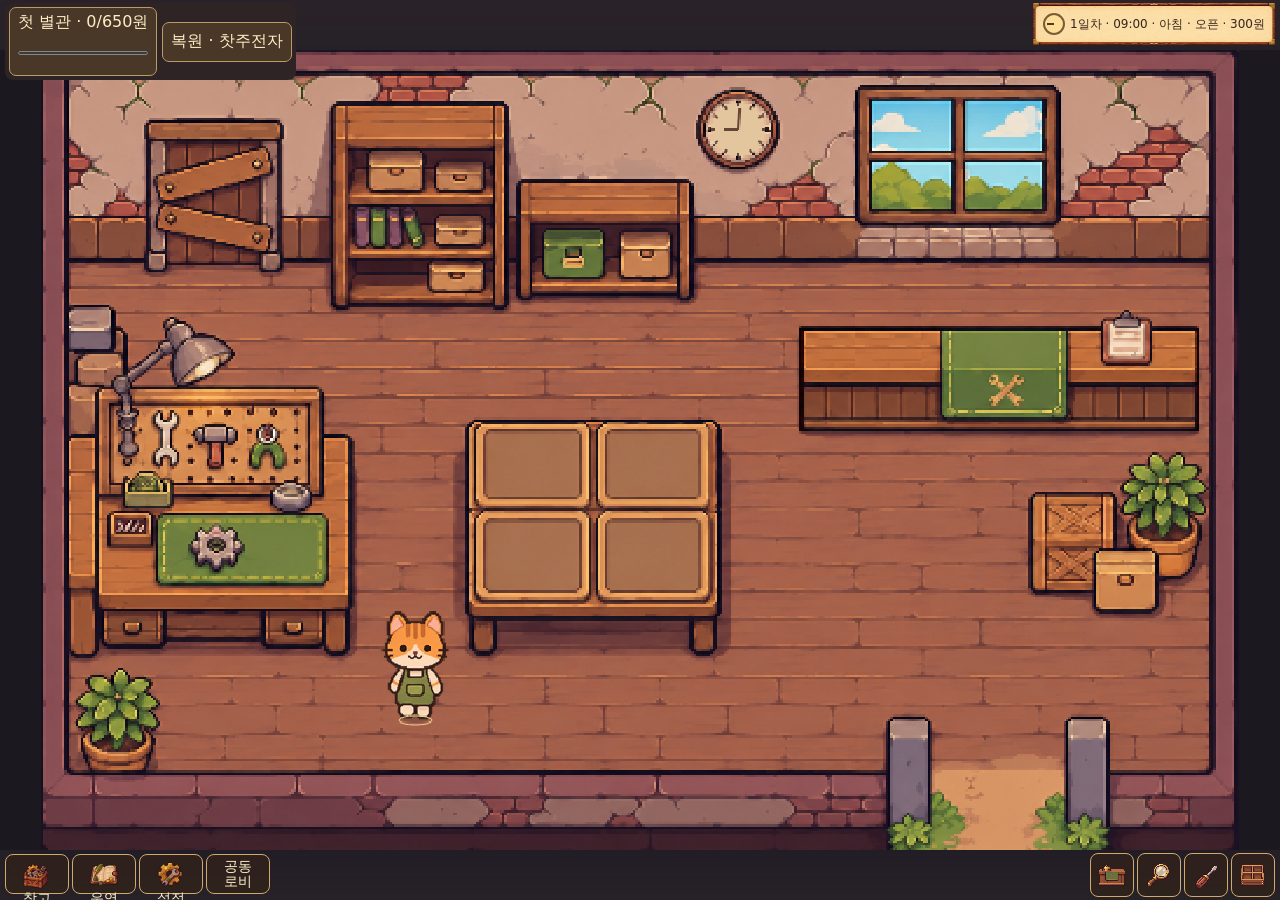
<file: index.html>
<!doctype html><html lang="ko"><head><meta charset="utf-8"><meta name="viewport" content="width=device-width, initial-scale=1, viewport-fit=cover"><meta name="theme-color" content="#302631"><title>작은 수리점 · 개발판 0.6.3</title><style>
:root{color-scheme:dark;font-family:system-ui,-apple-system,'Malgun Gothic',sans-serif;background:#251f28;color:#f2e8d0}*{box-sizing:border-box}body{margin:0;background:radial-gradient(ellipse at top,#453741,#251f28 70%);min-height:100dvh}main{max-width:1100px;margin:auto;padding:24px 18px 32px}header{display:flex;justify-content:space-between;align-items:center;gap:16px;margin:0 0 18px}.eyebrow{font-size:11px;letter-spacing:.15em;color:#b6a18f}h1{font-size:25px;margin:5px 0;font-weight:750}header p{margin:0;font-size:12px;color:#baa995}.badge{font-size:12px;color:#d9c79d;border:1px solid #76634b;background:#3c3331;padding:8px 12px;border-radius:24px;white-space:nowrap}.stage{position:relative;border:4px solid #625044;border-radius:12px;overflow:hidden;box-shadow:0 20px 60px #130f1e66;background:#302631;line-height:0}canvas{width:100%;height:auto;display:block;touch-action:manipulation;image-rendering:pixelated;cursor:crosshair}#loading{position:absolute;inset:0;display:grid;place-items:center;background:#302631;color:#eddbb3;font-size:16px;line-height:1.5}#loading[hidden]{display:none}.hud{position:absolute;top:10px;left:12px;border:1px solid #9a815b66;background:#302631d9;color:#f4e5c4;font-size:11px;line-height:1.4;padding:6px 9px;border-radius:5px;pointer-events:none}.below{display:flex;justify-content:space-between;align-items:flex-start;gap:24px;margin:17px 0}.info{padding-top:5px}#status{margin:0 0 9px;font-size:14px;color:#e1d2b6}#direction{font-size:12px;color:#b7a18e}.actions{display:flex;align-items:center;gap:15px}button{font:inherit;background:#514636;border:1px solid #8f7854;border-bottom:3px solid #756045;color:#f4e8cc;border-radius:8px;cursor:pointer;touch-action:none;-webkit-tap-highlight-color:transparent;user-select:none}button:focus-visible{outline:3px solid #e3c776;outline-offset:3px}button:hover{background:#65543c}button:active,button.pressed{background:#a4864e;transform:translateY(1px);border-bottom-width:1px}.reset{padding:11px 13px;font-size:12px}.pad{display:grid;grid-template-columns:42px 42px 42px;grid-template-rows:38px 38px;gap:5px}.pad button{font-size:20px;line-height:1}.up{grid-column:2}.left{grid-column:1;grid-row:2}.down{grid-column:2;grid-row:2}.right{grid-column:3;grid-row:2}.characters{display:flex;gap:8px;margin:14px 4px 0}.characters button{padding:9px 15px;font-size:12px}.characters button[aria-pressed=true]{background:#a1834a;color:#fff4d7;border-color:#d7bc7a}.note{border-top:1px solid #ffffff13;padding-top:14px;font-size:11px;color:#9d8b81;line-height:1.7} @media(max-width:600px){main{padding:14px 8px 24px}header{margin:0 4px 12px}h1{font-size:21px}.badge{font-size:10px;padding:6px 9px}.stage{border-width:3px;border-radius:8px}.below{gap:12px;margin:12px 5px}.info{max-width:50%}#status{font-size:12px;line-height:1.7}.actions{gap:8px}.reset{padding:9px;font-size:11px}.pad{grid-template-columns:36px 36px 36px;grid-template-rows:35px 35px}.note{margin:0 5px}}
.business{margin-top:14px;padding:16px;background:#3a3038;border:1px solid #725b50;border-radius:10px;font-size:13px;line-height:1.7}.business p{margin:7px 0;color:#cbb79e}.business-actions{display:flex;flex-wrap:wrap;gap:8px}.business button{padding:10px 14px}.screw.active{background:#977641;border-color:#f0d593;box-shadow:0 0 0 2px #d6ba76}.business button:disabled{opacity:.35;cursor:default}.business [hidden]{display:none}button{touch-action:manipulation} .pad button{touch-action:none}.time-control{font-size:11px;color:#c5b29a}select{background:#4a3c35;color:#f6e7cf;border:1px solid #9b805b;padding:5px;border-radius:4px} [hidden]{display:none!important}.camera{position:fixed;inset:0;z-index:10;background:#19141cda;display:grid;place-items:center;padding:16px;overflow:auto;line-height:1.6}.camera-shell{position:relative;background:#352b31;border:3px solid #a0815a;border-radius:14px;width:min(840px,100%);max-height:94dvh;overflow:auto;box-shadow:0 20px 80px #0008;padding:56px 22px 18px}.camera button{padding:10px 15px}.camera h2{font-size:22px;margin:6px 0}.camera p{font-size:14px}.close{position:absolute;right:12px;top:10px;font-size:12px;z-index:2}#portrait{position:absolute;height:96%;width:70%;object-fit:contain;object-position:center bottom;bottom:0;left:15%;image-rendering:pixelated;animation:breath 4s ease-in-out infinite;transform-origin:center bottom}.counter-top{position:absolute;bottom:0;left:0;right:0;height:24px;background:#b68552;border-top:6px solid #51392d;box-shadow:0 6px 0 #4a3329}.conversation{padding:18px 6px 0}#modal-notice{border-top:1px solid #9b805b44;padding-top:12px;color:#e6ce9d;min-height:38px}.work-board{position:relative;line-height:0}#work-canvas{width:100%;height:auto;image-rendering:pixelated}.bolt{position:absolute;width:42px;height:42px;border-radius:50%;padding:0!important;border:3px solid #4c433a;background:#a7a491;color:#29252b;font-weight:bold;box-shadow:3px 4px #0004}.bolt.current{outline:3px solid #f1d681;outline-offset:3px}.bolt:disabled{opacity:.15}.bolt:nth-of-type(1){left:25%;top:24%}.bolt:nth-of-type(2){right:25%;top:24%}.bolt:nth-of-type(3){left:47%;bottom:13%}progress{display:block;width:100%;height:12px;margin:14px 0;accent-color:#b7cb8f}.part-cards{display:grid;grid-template-columns:repeat(3,1fr);gap:12px}.part-cards article{padding:18px 10px;text-align:center;background:#4a3b34;border:1px solid #8b7154;border-radius:8px}.part-cards article>span{font-size:38px;color:#d6c397}.part-cards h3{font-size:15px}@keyframes breath{50%{transform:translateY(-3px)}}@media(max-width:600px){.camera{padding:6px}.camera-shell{padding:52px 12px 14px}.counter-scene{height:300px}.part-cards{gap:5px}.part-cards article{padding:12px 4px}.camera button{font-size:12px;padding:10px}.bolt{width:34px;height:34px}.camera h2{font-size:19px}}@media(prefers-reduced-motion:reduce){#portrait{animation:none}}.counter-scene{height:350px;position:relative;overflow:hidden;border:3px solid #71583d;background:#65513f}.scene-background{position:absolute;inset:0;width:100%;height:100%;object-fit:cover;image-rendering:pixelated}.bargain{background:#493a32;border:1px solid #a2845c;border-radius:9px;padding:15px;margin:14px 0}.bargain p{font-size:12px;margin:6px 0;color:#d1bfa0}#deal-price{font-size:20px;color:#f0d392;margin:9px 0}.bargain label{font-size:12px}.offer-controls{display:flex;flex-wrap:wrap;gap:8px;align-items:center;margin:7px 0}.offer-controls input{width:110px;padding:11px 10px;border:2px solid #c3a26b;border-radius:6px;background:#2e2728;color:#fff0d6;font:inherit;font-size:17px}.bargain small{color:#c9b28e}#propose{background:#687451;border-color:#aab77d}#accept{background:#897044;border-color:#dec28a}.camera button:disabled{opacity:.4;cursor:default}@media(max-width:600px){.counter-scene{height:280px}.offer-controls{gap:5px}.offer-controls input{width:86px}.bargain{padding:11px}.offer-controls button{padding:10px 8px}}#counter-view:not([hidden]){display:grid;grid-template-columns:minmax(250px,.95fr) minmax(310px,1.05fr);gap:18px}.camera-shell{width:min(1020px,100%)}#counter-view .counter-scene{height:100%;min-height:430px}#counter-view .conversation{padding:0}#counter-view #portrait{height:85%;width:96%;left:2%}.offer-controls input{width:132px;font-size:21px;background:#fff4d8;color:#302631;border:3px solid #ddbb76}.bargain label{display:block;color:#ffe7ad;font-size:14px;font-weight:700}#counter-view h2{margin:4px 0}.conversation .business-actions{gap:7px}.conversation button{font-size:13px}@media(max-width:700px){#counter-view:not([hidden]){grid-template-columns:1fr;gap:10px}#counter-view .counter-scene{height:170px;min-height:170px}#counter-view #portrait{height:99%}.camera-shell{padding-top:49px}.conversation .bargain{margin:10px 0}.conversation h2{font-size:18px}.conversation p{margin:5px 0;font-size:12px}.offer-controls input{width:108px;padding:8px;font-size:19px}}</style><link rel="stylesheet" href="assets/expansion.css"><link rel="stylesheet" href="assets/mobile.css"><link rel="apple-touch-icon" href="assets/apple-touch-icon.png"><link rel="manifest" href="manifest.webmanifest"><meta name="apple-mobile-web-app-capable" content="yes"><meta name="apple-mobile-web-app-status-bar-style" content="black-translucent"><link rel="stylesheet" href="assets/touch-ui.css"></head><body><script>document.body.classList.add("game-layout");document.body.dataset.page="map";</script><nav id="game-nav" aria-label="게임 화면 선택"><strong>작은 수리점</strong><button data-page="map" aria-pressed="true">가게</button><button data-page="warehouse" aria-pressed="false">창고</button><button data-page="operations" aria-pressed="false">운영</button><button data-page="settings" aria-pressed="false">설정</button><button id="lobby-shortcut">공동 로비</button><button id="map-view" aria-pressed="false">가게 전경</button></nav><aside id="shift-board"><button id="goal-open"><span id="shift-total"></span><progress id="shift-gauge" max="650" value="0"></progress></button><button id="shift-next" hidden></button></aside><output id="rail-hud" aria-label="영업 현황"><i id="day-clock" aria-hidden="true"></i><span id="rail-time"></span></output><div id="rotate-hint"><h2>기기를 가로로 돌려 주세요</h2><p>이 게임은 가로 화면에 맞춰져 있어요.<br>회전되지 않으면 기기의 세로 화면 잠금을 확인해 주세요.</p><button id="portrait-continue">세로로 둘러보기</button></div><dialog id="annex-room" aria-labelledby="annex-title"><div class="annex-bench"><canvas id="annex-object" width="320" height="200"></canvas></div><section><h2 id="annex-title">상인회 납품실</h2><p id="annex-order"></p><p id="annex-stock"></p><button id="annex-deliver">납품하기</button> <button id="annex-close">로비로</button></section></dialog><dialog id="install-guide"><h2 id="install-title">전체화면으로 플레이하기</h2><p id="install-steps"></p><p>추가한 아이콘으로 다시 실행하고 기기를 가로로 돌려 주세요. 멀티플레이 방 참가도 이 아이콘에서 시작해 주세요. 브라우저·기기에 따라 화면 방향 잠금과 전체화면 전환은 지원되지 않을 수 있어요.</p><button id="install-close">알겠어요</button></dialog><main><header><div><div class="eyebrow">A LITTLE REPAIR SHOP</div><h1>작은 수리점</h1><p>손님을 맞고, 고치고, 진열하고, 판매해요.</p></div><span class="badge">개발판 0.6.3 · 공동 수리점</span></header><div class="stage"><canvas id="game" width="1024" height="684" aria-label="바닥을 눌러 고양이를 이동하는 수리점 지도"></canvas><span class="hud" id="shop-hud">09:00 · 오픈</span><div id="loading" role="status">가게 문을 열고 있어요…</div></div><section class="warehouse" id="warehouse" aria-label="물품창고"><div class="warehouse-heading"><h2>물품창고</h2><span id="warehouse-total"></span></div><div class="warehouse-tabs" role="tablist" aria-label="창고 분류"><button role="tab" data-store="raw" aria-selected="true">매입품</button><button role="tab" data-store="prepared" aria-selected="false">분해 완료</button><button role="tab" data-store="ready" aria-selected="false">복원 완료</button><button role="tab" data-store="parts" aria-selected="false">부품</button></div><div class="inventory-layout"><div id="warehouse-grid" class="inventory-grid" role="group" aria-label="창고 보관칸"></div><div id="warehouse-detail" class="inventory-detail" aria-live="polite"></div></div><p id="warehouse-work" class="warehouse-note"></p><details><summary>물건 인계 기록</summary><div id="flow-history"></div></details></section><section class="business" aria-label="가게 운영"><nav class="ops-tabs" aria-label="운영 메뉴"><button data-ops="actions" aria-pressed="true">업무</button><button data-ops="stock" aria-pressed="false">재고·배송</button></nav><div id="customer"></div><p id="queue"></p><div class="business-actions"><button id="serve">손님 응대</button><button id="repair">A공정 · 점검·분해</button><button id="repair-b">B공정 · 조립·복원</button><button id="exhibit">C · 진열대 관리</button><button id="organize">C · 물건 정리</button><button id="supply">부품 주문</button><button id="receive">C · 택배 수령</button><button id="nextday" hidden>다음 날 오픈</button></div><p id="inventory"></p><p id="stock"></p><p id="deliveries"></p><label class="time-control">영업 시간 <select id="speed" aria-label="시간 흐름 배속"><option value="1">보통</option><option value="4">4배</option><option value="12">12배 · 시간대 확인</option></select></label></section><div class="characters" role="group" aria-label="조작할 캐릭터"><button data-character="A" aria-pressed="true">A</button><button data-character="B" aria-pressed="false">B</button><button data-character="C" aria-pressed="false">C</button></div><div class="below"><div class="info"><p id="status" role="status">이미지를 준비하고 있어요.</p><span id="direction">정면 · 쉬는 중</span></div><div class="actions"><button id="reset" class="reset" type="button">처음 위치</button><div class="pad" aria-label="이동 방향"><button class="up" data-move="back" aria-label="위로 이동" type="button">↑</button><button class="left" data-move="left" aria-label="왼쪽으로 이동" type="button">←</button><button class="down" data-move="front" aria-label="아래로 이동" type="button">↓</button><button class="right" data-move="right" aria-label="오른쪽으로 이동" type="button">→</button></div></div></div><footer class="note">개발판 0.6.3 · 물건 8종 / 자동 저장 / 공동 상점 연결 준비<br>PC: 바닥 클릭 또는 방향키·WASD / 모바일: 바닥 터치 또는 방향 버튼<br>A는 작업대 앞, B는 작업대 오른쪽에서 서로 다른 물건을 동시에 처리합니다. 부품 주문 후 20초가 지나면 입구에서 택배를 수령하세요.<br>오프라인은 A/B/C 전환, 온라인은 각자 한 캐릭터를 조작합니다. 연결 전에는 서버에 접속하지 않습니다.</footer><section class="extension-panel" aria-label="공동 수리점"><div class="panel-title"><div><span class="eyebrow">OUR LITTLE SHOP</span><h2>함께 고치는 하루</h2></div><span id="save-status">오프라인 · 자동 저장</span></div><div class="toolbar"><button id="save-now">지금 저장</button><button id="sound-toggle">효과음 켜기</button><button id="fullscreen">가로 전체화면</button><button id="backup-save">저장 파일 받기</button><label class="file-button">저장 파일 불러오기<input id="restore-save" type="file" accept="application/json"></label><button id="network-open">공동 로비 · 방 만들기 / 참가</button></div><p id="growth-status"></p><div class="upgrade-grid"><button id="upgrade-tools"></button><button id="upgrade-marketing"></button><button id="upgrade-shop"></button></div><div class="ping-bar" aria-label="동료에게 신호 보내기"><span>동료 부르기</span><button data-ping="🔧" title="수리 부탁해요">🔧 수리</button><button data-ping="💰" title="손님 응대 부탁해요">💰 응대</button><button data-ping="📦" title="택배가 왔어요">📦 택배</button><button data-ping="🙋" title="잠깐 도와주세요">🙋 도움</button></div><details><summary>물건 도감 · 성장 기록</summary><div id="item-catalog" class="catalog-grid"></div><div id="ledger"></div></details></section>
<div id="network-modal" class="network-modal" role="dialog" aria-modal="true" aria-label="3인 공동 수리점"><div class="network-shell"><button id="network-close" class="close">가게로</button><h2>작은 수리점</h2><nav id="lobby-tabs"><button data-lobby="solo">혼자 하기</button><button data-lobby="room">함께 하기</button><button data-lobby="goal">주간 목표</button><button data-lobby="server">서버 설정</button></nav><p id="network-status" role="status">방을 만들거나 지난 방 코드로 참가하세요.</p><section data-lobby-pane="solo"><h3>나의 수리점</h3><p id="solo-summary"></p><button id="solo-start">혼자 영업 시작</button></section><section data-lobby-pane="goal" hidden><h3>주간 매출 목표</h3><small id="goal-days"></small><progress id="contract-gauge" max="650" value="0"></progress><p id="lobby-contract"></p><button id="approve-expansion" hidden>승인서 사용 · 별관 열기</button><button id="visit-annex" hidden>상인회 별관 들어가기</button></section><section data-lobby-pane="server" hidden><details id="connection-details"><summary>기존 서버 연결 설정</summary><label>Project URL<input id="supabase-url" type="url" placeholder="https://프로젝트.supabase.co"></label><label>공개 publishable / anon 키<input id="supabase-key" type="password" autocomplete="off" placeholder="공개 접속 키"></label><p class="small">기존 Supabase 프로젝트를 사용합니다. 비밀키와 service_role 키는 입력하지 마세요.</p><button id="connect-server">서버 연결</button></details></section><section data-lobby-pane="room"><label>내 이름<input id="player-name" maxlength="20" value="고양이"></label><div class="toolbar"><button id="create-room">새 공동 상점 만들기</button><input id="room-code" maxlength="8" placeholder="8자리 방 코드" aria-label="방 코드"><button id="join-room">참가 / 이어하기</button></div><div id="room-members"></div><div class="toolbar"><button id="ready-room" disabled>준비하기</button><button id="start-room" disabled>방장 · 영업 시작</button></div></section></div></div></main><div id="camera" class="camera" hidden role="dialog" aria-modal="true" aria-label="가게 작업 화면"><div class="camera-shell"><nav class="touch-camera-tabs" aria-label="작업 화면 메뉴"><div data-tabs="counter"><button data-touch-tab="offer" aria-pressed="true"><i class="art-icon icon-tag"></i>가격 제안</button><button data-touch-tab="facts"><i class="art-icon icon-glass"></i>물품 가치</button></div><div data-tabs="work"><button data-touch-tab="work" aria-pressed="true"><i class="art-icon icon-driver"></i>수리</button><button data-touch-tab="help"><i class="art-icon icon-glass"></i>작업 안내</button><button data-touch-tab="materials"><i class="art-icon icon-crate"></i>재료·인계</button></div><div data-tabs="display"><button data-touch-tab="price" aria-pressed="true"><i class="art-icon icon-tag"></i>가격·진열</button><button data-touch-tab="organize"><i class="art-icon icon-crate"></i>옮기기·회수</button></div><div data-tabs="picker"><strong>수리할 물품 선택</strong></div><div data-tabs="supply"><strong>부품 주문</strong></div></nav><button id="modal-close" class="close">가게로 돌아가기 ×</button><section id="counter-view" hidden><div class="trade-object"><div class="trade-item-stage"><div class="trade-speech"><span id="reaction" class="reaction"></span><h2 id="counter-name"></h2><small id="customer-personality"></small><p id="dialogue" role="status"></p></div><img id="counter-bg" class="scene-background" alt="수리점 거래 테이블"><canvas id="item-view" width="1008" height="568" aria-label="거래 물품을 올려놓은 테이블"></canvas><span id="trade-kind"></span></div><div class="trade-item-caption"><strong id="item-condition"></strong><p id="item-fault"></p></div></div><div class="conversation"><div id="greeting" hidden><button id="unveil">물건을 보여 주세요</button><button id="greet-decline">다음에 만나요</button></div><img id="portrait" hidden alt=""><div class="trade-facts"><dl class="valuation"><div><dt>현재 상태 평가 · 추정</dt><dd id="value-current"></dd></div><div><dt>수리 완료 기준가</dt><dd id="value-restored"></dd></div><div><dt>교체 부품비 · 1회</dt><dd id="value-cost"></dd></div></dl><p id="value-margin"></p></div><div class="trade-offer"><div id="bargain" class="bargain" hidden><strong id="deal-item"></strong><p id="deal-reference"></p><div id="deal-price"></div><label for="offer-price">내 제안 금액</label><div class="offer-controls"><button id="offer-less" aria-label="제안 가격 5원 내리기">−5</button><input id="offer-price" autocomplete="off" type="number" inputmode="numeric" min="1" step="1" aria-describedby="deal-range"><span>원</span><button id="offer-more" aria-label="제안 가격 5원 올리기">+5</button><button id="propose">이 가격 제안</button></div><small id="deal-range"></small></div><select id="trade-sale-select" aria-label="판매할 진열품" hidden></select></div><div class="business-actions trade-choices"><button id="accept">거래 확정</button><button id="sell0"></button><button id="sell1"></button><button id="sell2"></button><button id="sell3"></button><button id="sell4"></button><button id="sell5"></button><button id="decline">이번에는 거래하지 않기</button></div></div></section><section id="work-picker" hidden><span class="eyebrow">ITEMS &amp; PARTS</span><h2 id="picker-title"></h2><p id="picker-hint"></p><div class="inventory-layout"><div id="picker-items" class="inventory-grid" role="group" aria-label="인수 물품 보관칸"></div><div id="picker-detail" class="inventory-detail" aria-live="polite"></div></div><div class="business-actions"><button id="picker-supply">부품 재고·주문 확인</button></div></section><nav id="work-relay" aria-label="작업 인계"><button id="solo-follow" hidden></button><button id="relay-menu" aria-expanded="false">인계 ⇄</button><span id="relay-people" hidden><button data-relay="A">A에게</button><button data-relay="B">B에게</button><button data-relay="C">C에게</button></span><button id="relay-next" hidden>다음 물건 →</button></nav><section id="work-view" hidden><span class="eyebrow">수리 작업대</span><h2 id="work-title"></h2><ol id="work-steps" class="work-steps"><li>분해·세척</li><li>부품 교체</li><li>조립·복원</li><li>최종 검사</li></ol><div class="work-help"><p id="work-instruction" role="status"></p><p id="work-side-instruction" class="work-side-instruction"></p><div id="work-material-status" class="work-material-status"></div></div><div class="bench-closeup"><canvas id="bench-detail" width="800" height="760" aria-label="눈앞의 수리 물품과 작업 위치"></canvas></div><div class="bench-tray"><strong id="bench-hint" role="status"></strong><div id="bench-choices"></div></div><div class="work-board"><canvas id="work-canvas" width="720" height="420" aria-label="분해하고 부품을 교체하는 작업대"></canvas><button id="screw0" class="bolt">1</button><button id="screw1" class="bolt">2</button><button id="screw2" class="bolt">3</button></div><progress id="work-progress" max="1" value="0" aria-label="전체 수리 진행"></progress><div class="business-actions work-actions"><button id="replace">필요 부품 교체</button><button id="test">작동 검사 시작</button><button id="wipe-item">표면 정리</button><button id="rotate-part">방향 돌리기 ↻</button><button id="fit-part">맞춰 끼우기</button><button id="pass-repair">현재 공정 내려놓기</button><button id="cancel-repair">현재 공정 취소 · 대기함 반환</button></div></section><section id="display-view" hidden><span class="eyebrow">C · DISPLAY TABLE</span><h2>중앙 진열 테이블</h2><p id="display-summary"></p><p class="display-help">칸을 선택하고 아래 완료품을 골라 진열하세요. 진열품은 다른 칸으로 옮기거나 보관함으로 회수할 수 있어요.</p><div class="display-table-scene"><canvas id="display-room" width="760" height="612" aria-label="가게 중앙 진열 테이블을 가까이 보는 화면"></canvas><div id="display-slots" class="display-cabinet" aria-label="테이블 위 판매 진열칸"></div></div><div id="display-detail" class="display-detail" aria-live="polite"></div><div class="display-price-pane"><label for="display-price-item">가격을 정할 물품</label><select id="display-price-item"></select><label for="display-price-input">진열 판매가</label><div class="listing-price-row"><input id="display-price-input" aria-label="진열 판매가" type="number" min="1" step="1" required inputmode="numeric"><span>원</span><button id="display-price-save">가격 저장</button></div><p id="display-price-range"></p><p id="display-price-state" role="status"></p><button id="display-price-place">저장한 가격으로 선택 칸에 진열</button></div><details class="display-tools"><summary>진열 정리·이동</summary><div class="business-actions"><button id="display-withdraw">선택 진열품 회수</button><button id="display-move">선택 진열품 위치 옮기기</button><button id="display-auto">설정가로 일괄 진열</button><button id="display-sort">보관함 정리</button></div></details><p id="display-prompt" role="status"></p><h3>수리를 마친 완료품</h3><div id="display-ready" class="queue-gallery"></div><p class="display-help">가격표는 저장한 판매가예요. 기준가와 구분해 표시하며 실제 거래 금액은 카운터 흥정으로 정합니다.</p></section><section id="supply-view" hidden><span class="eyebrow">PARTS CATALOG</span><h2>수리 부품 주문</h2><p>주문하면 영업시간 기준 20초 뒤 입구로 배송됩니다.<br>택배를 직접 수령해야 부품 재고에 들어갑니다.</p><div class="part-cards"><article><span>⚙</span><h3>톱니바퀴</h3><p>3개 · 40원</p><button id="order-gear">담기</button></article><article><span>↝</span><h3>태엽</h3><p>3개 · 30원</p><button id="order-spring">담기</button></article><article><span>ϟ</span><h3>전기 접점</h3><p>3개 · 50원</p><button id="order-contact">담기</button></article><article><span>◈</span><h3>접합·세척재</h3><p>3개 · 30원</p><button id="order-polish">담기</button></article><article><span>▨</span><h3>복원 안료</h3><p>3개 · 60원</p><button id="order-paint">담기</button></article><article><span>▥</span><h3>목재·천</h3><p>3개 · 50원</p><button id="order-wood">담기</button></article></div><aside id="cart-sheet"><h3>주문서</h3><div id="cart-lines"></div><output id="cart-total" aria-live="polite"></output><button id="cart-confirm">구매 확정</button><small id="cart-result" role="status"></small></aside></section><p id="modal-notice" role="status"></p></div></div><script src="assets/scene-assets.js"></script><script src="src/base-engine.js"></script><script src="src/game.js"></script><script src="src/pipeline.js"></script><script src="src/transport.js"></script><script src="config.js"></script><script src="src/parts.js"></script><script src="src/ui-art.js"></script><script src="src/workshop.js"></script><script src="src/item-art.js"></script><script src="src/world-items.js"></script><script src="src/lighting.js"></script><script src="src/bench-controls.js"></script><script src="src/shop-ui.js"></script><script src="src/mobile.js"></script><dialog id="price-pad" aria-label="금액 입력"><form method="dialog"><div class="price-pad-head"><strong>금액을 입력하세요</strong><button value="cancel" aria-label="금액 입력 닫기">×</button></div><output id="pad-value">0</output><div id="pad-keys"></div><button id="pad-done" value="apply">이 금액 사용</button></form></dialog><script src="src/touch-ui.js"></script></body></html>
</file>
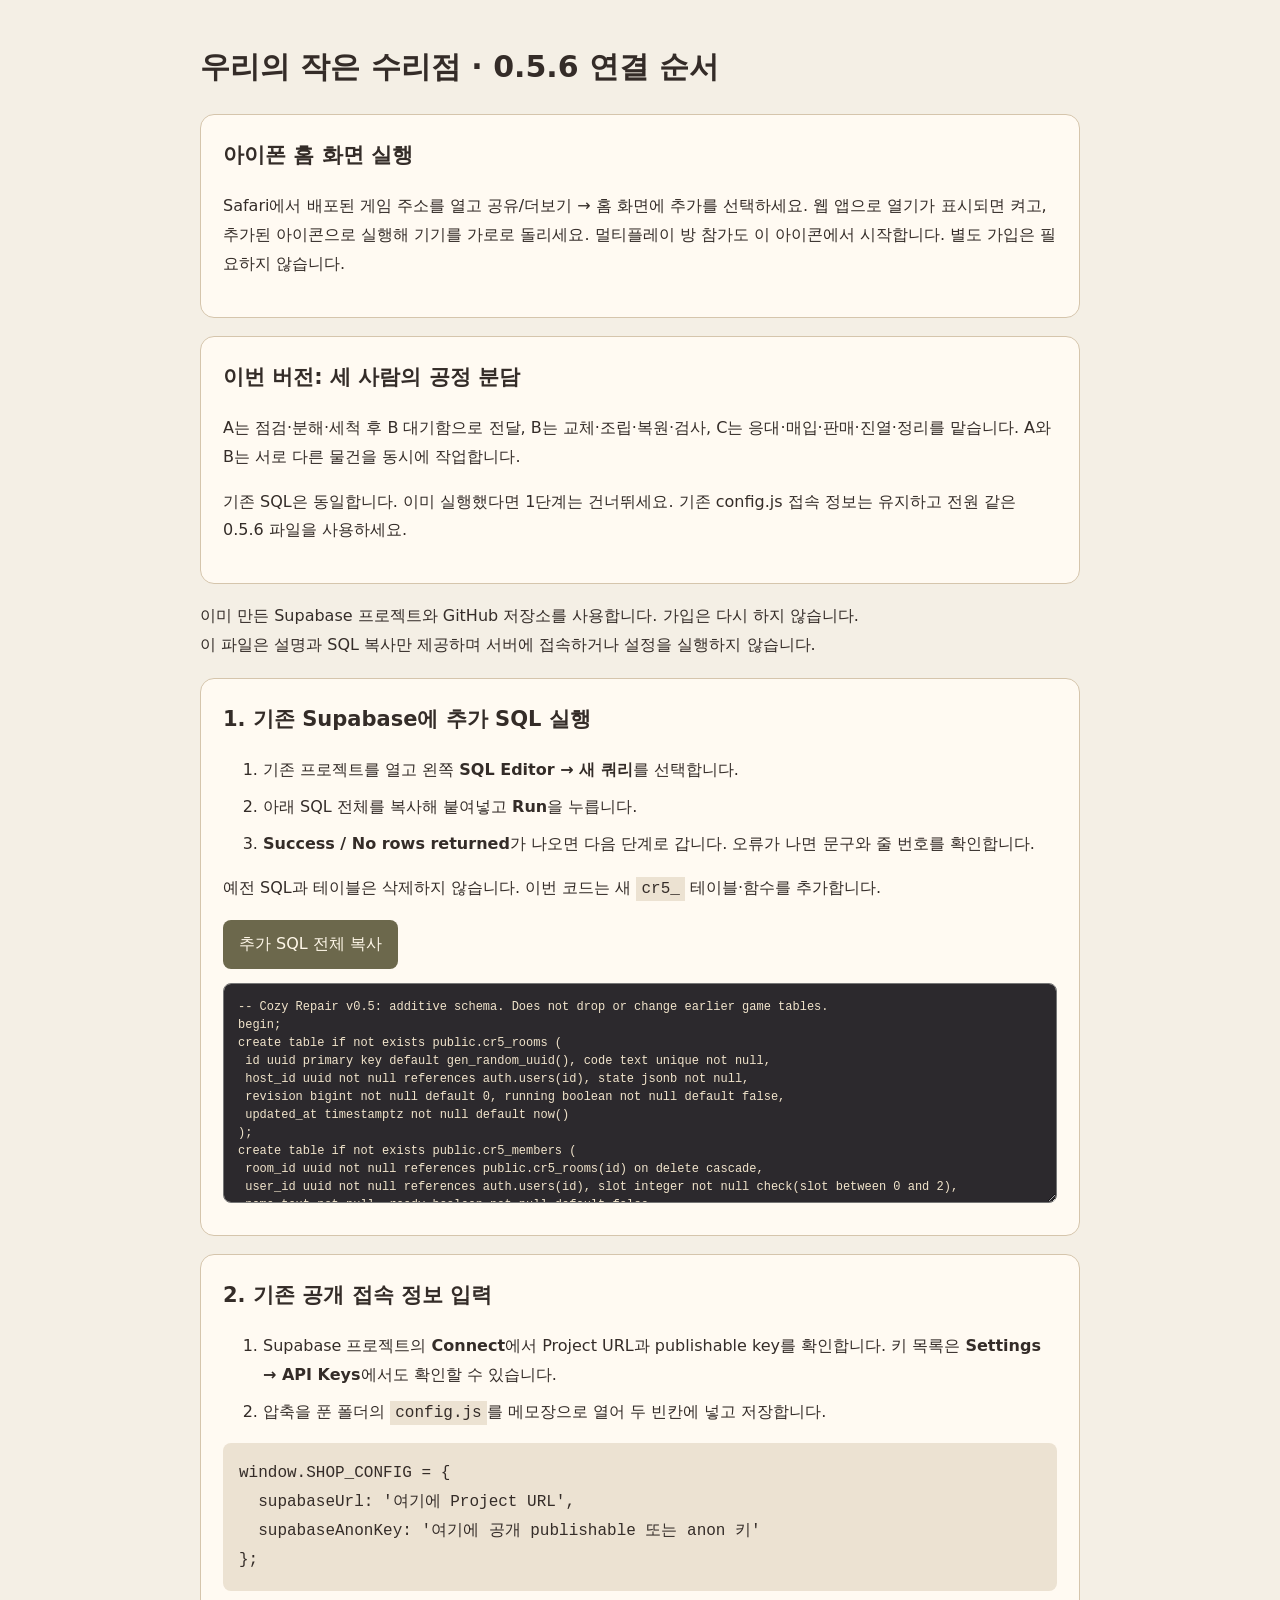
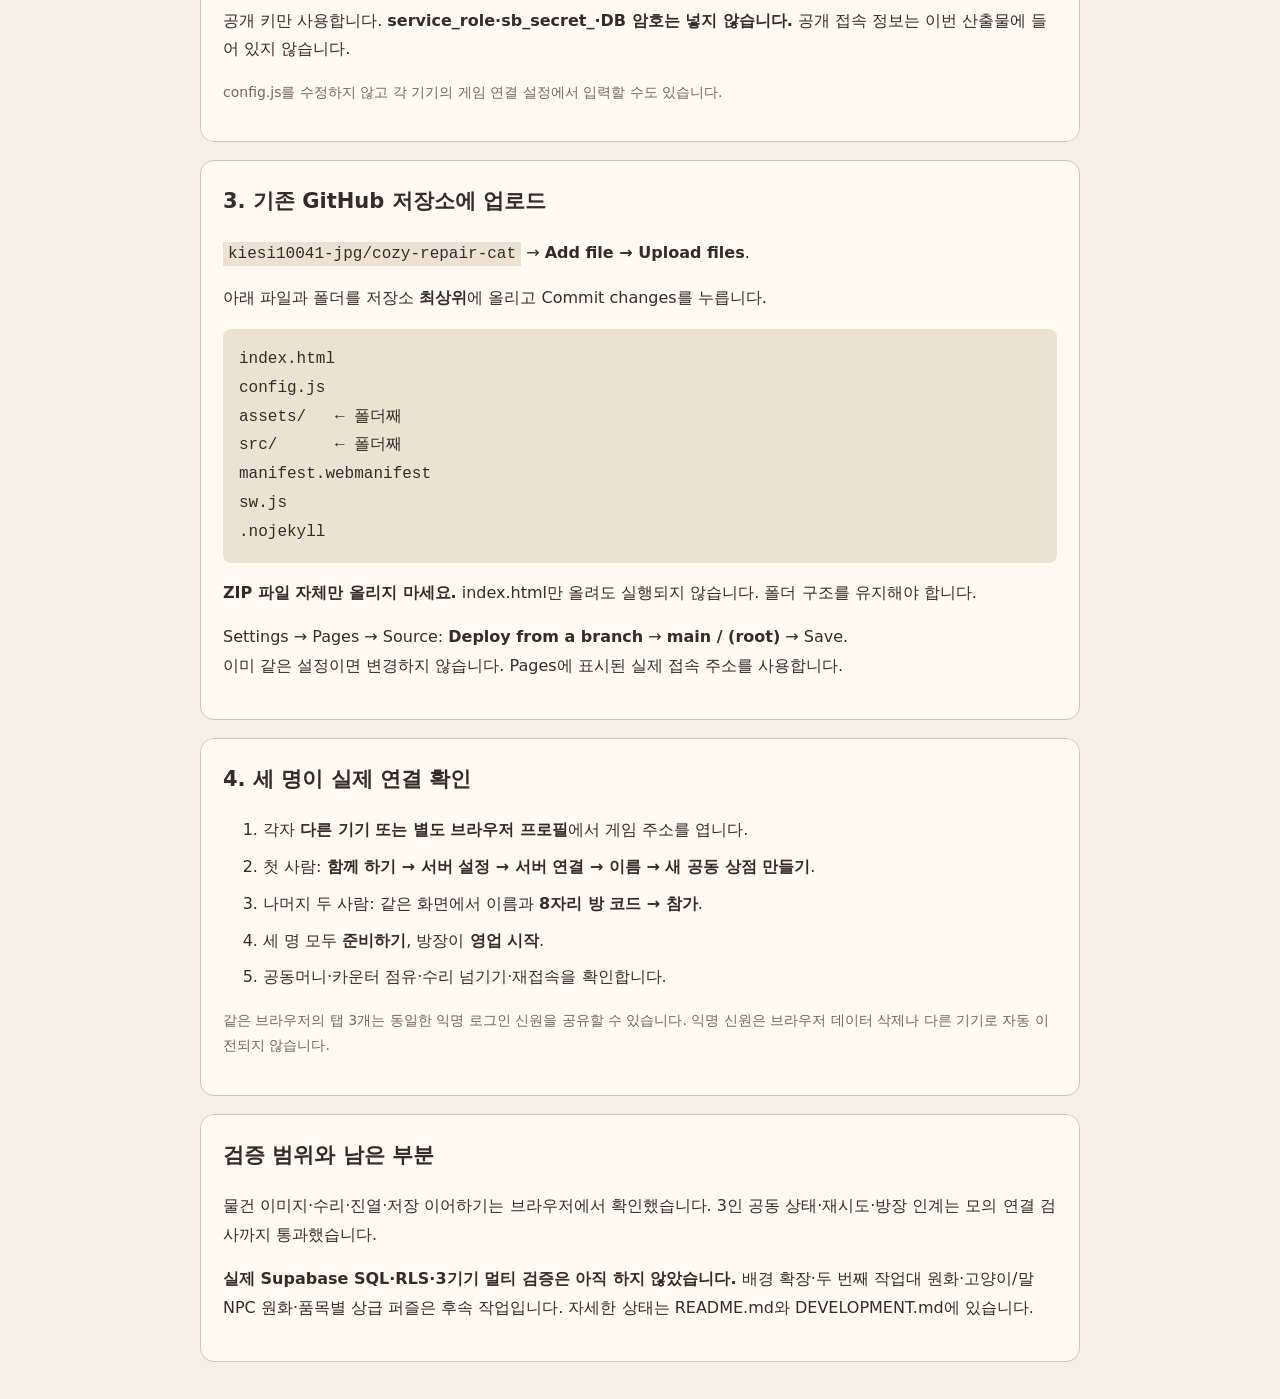
<file: START-HERE.html>
<!doctype html><html lang="ko"><meta charset="utf-8"><meta name="viewport" content="width=device-width,initial-scale=1"><title>작은 수리점 · 연결 순서</title><style>body{font:16px/1.8 system-ui,sans-serif;background:#f4efe5;color:#342c28;max-width:880px;margin:40px auto;padding:0 20px}h1{font-size:30px}section{background:#fffaf2;border:1px solid #d5c5ac;border-radius:14px;padding:22px;margin:18px 0}h2{font-size:21px;margin-top:0}code{background:#ece2d2;padding:3px 5px}textarea{box-sizing:border-box;width:100%;height:220px;font:12px/1.5 monospace;background:#2c292d;color:#f1e4cb;padding:14px;border-radius:8px}button,a.button{display:inline-block;font:inherit;color:#fff8e9;background:#6c684c;border:0;border-radius:8px;padding:10px 16px;text-decoration:none;cursor:pointer}.muted{color:#746759;font-size:14px}li{margin-bottom:8px}pre{overflow:auto;background:#ece2d2;padding:16px;border-radius:8px}.check{display:block;margin-bottom:12px;font-weight:700}</style><h1>우리의 작은 수리점 · 0.5.6 연결 순서</h1><section><h2>아이폰 홈 화면 실행</h2><p>Safari에서 배포된 게임 주소를 열고 공유/더보기 → 홈 화면에 추가를 선택하세요. 웹 앱으로 열기가 표시되면 켜고, 추가된 아이콘으로 실행해 기기를 가로로 돌리세요. 멀티플레이 방 참가도 이 아이콘에서 시작합니다. 별도 가입은 필요하지 않습니다.</p></section><section><h2>이번 버전: 세 사람의 공정 분담</h2><p>A는 점검·분해·세척 후 B 대기함으로 전달, B는 교체·조립·복원·검사, C는 응대·매입·판매·진열·정리를 맡습니다. A와 B는 서로 다른 물건을 동시에 작업합니다.</p><p>기존 SQL은 동일합니다. 이미 실행했다면 1단계는 건너뛰세요. 기존 config.js 접속 정보는 유지하고 전원 같은 0.5.6 파일을 사용하세요.</p></section><p>이미 만든 Supabase 프로젝트와 GitHub 저장소를 사용합니다. 가입은 다시 하지 않습니다.<br>이 파일은 설명과 SQL 복사만 제공하며 서버에 접속하거나 설정을 실행하지 않습니다.</p><section><h2>1. 기존 Supabase에 추가 SQL 실행</h2><ol><li>기존 프로젝트를 열고 왼쪽 <b>SQL Editor → 새 쿼리</b>를 선택합니다.</li><li>아래 SQL 전체를 복사해 붙여넣고 <b>Run</b>을 누릅니다.</li><li><b>Success / No rows returned</b>가 나오면 다음 단계로 갑니다. 오류가 나면 문구와 줄 번호를 확인합니다.</li></ol><p>예전 SQL과 테이블은 삭제하지 않습니다. 이번 코드는 새 <code>cr5_</code> 테이블·함수를 추가합니다.</p><button id="copy">추가 SQL 전체 복사</button><p id="copy-status" class="muted"></p><textarea id="sql" readonly>-- Cozy Repair v0.5: additive schema. Does not drop or change earlier game tables.
begin;
create table if not exists public.cr5_rooms (
 id uuid primary key default gen_random_uuid(), code text unique not null,
 host_id uuid not null references auth.users(id), state jsonb not null,
 revision bigint not null default 0, running boolean not null default false,
 updated_at timestamptz not null default now()
);
create table if not exists public.cr5_members (
 room_id uuid not null references public.cr5_rooms(id) on delete cascade,
 user_id uuid not null references auth.users(id), slot integer not null check(slot between 0 and 2),
 name text not null, ready boolean not null default false,
 x double precision not null default 160, y double precision not null default 286,
 dir text not null default &#x27;front&#x27;, walking boolean not null default false,
 last_seen timestamptz not null default now(),
 primary key(room_id,user_id), unique(room_id,slot)
);
create table if not exists public.cr5_actions (
 id uuid primary key, room_id uuid not null references public.cr5_rooms(id) on delete cascade,
 user_id uuid not null references auth.users(id), slot integer not null,
 action text not null, payload jsonb not null default &#x27;{}&#x27;, done boolean not null default false,
 accepted boolean, message text, created_at timestamptz not null default now()
);
create index if not exists cr5_actions_pending on public.cr5_actions(room_id,created_at) where not done;
alter table public.cr5_rooms enable row level security;
alter table public.cr5_members enable row level security;
alter table public.cr5_actions enable row level security;
create or replace function public.cr5_is_member(p_room uuid) returns boolean language sql stable security definer set search_path=public as $$
 select exists(select 1 from public.cr5_members where room_id=p_room and user_id=auth.uid());
$$;
drop policy if exists cr5_read_rooms on public.cr5_rooms;
create policy cr5_read_rooms on public.cr5_rooms for select to authenticated using(public.cr5_is_member(id));
drop policy if exists cr5_read_members on public.cr5_members;
create policy cr5_read_members on public.cr5_members for select to authenticated using(public.cr5_is_member(room_id));
revoke all on public.cr5_rooms,public.cr5_members,public.cr5_actions from anon,authenticated;
grant select on public.cr5_rooms,public.cr5_members to authenticated;
create or replace function public.cr5_create(p_state jsonb,p_name text) returns jsonb language plpgsql security definer set search_path=public as $$
declare r public.cr5_rooms;begin
 if auth.uid() is null then raise exception &#x27;로그인이 필요합니다&#x27;;end if;
 if (p_state-&gt;&gt;&#x27;schema&#x27;)::integer&lt;&gt;5 or octet_length(p_state::text)&gt;200000 then raise exception &#x27;저장 형식 오류&#x27;;end if;
 insert into public.cr5_rooms(code,host_id,state) values(upper(substr(replace(gen_random_uuid()::text,&#x27;-&#x27;,&#x27;&#x27;),1,8)),auth.uid(),p_state) returning * into r;
 insert into public.cr5_members(room_id,user_id,slot,name,ready) values(r.id,auth.uid(),0,left(coalesce(p_name,&#x27;고양이 A&#x27;),20),true);
 return to_jsonb(r);
end;$$;
create or replace function public.cr5_join(p_code text,p_name text) returns jsonb language plpgsql security definer set search_path=public as $$
declare r public.cr5_rooms;v_slot integer;begin
 if auth.uid() is null then raise exception &#x27;로그인이 필요합니다&#x27;;end if;
 select * into r from public.cr5_rooms where code=upper(trim(p_code)) for update;
 if not found then raise exception &#x27;방 코드를 확인해 주세요&#x27;;end if;
 if not exists(select 1 from public.cr5_members where room_id=r.id and user_id=auth.uid()) then
  select s into v_slot from generate_series(0,2) s where not exists(select 1 from public.cr5_members m where m.room_id=r.id and m.slot=s) order by s limit 1;
  if v_slot is null then raise exception &#x27;3명의 공동 상점입니다. 자리가 없습니다&#x27;;end if;
  insert into public.cr5_members(room_id,user_id,slot,name,x,y) values(r.id,auth.uid(),v_slot,left(coalesce(p_name,&#x27;고양이&#x27;),20),case v_slot when 1 then 336 else 450 end,case v_slot when 1 then 216 else 280 end);
 end if;
 return to_jsonb(r);
end;$$;
create or replace function public.cr5_sync(p_room uuid,p_pose jsonb default &#x27;{}&#x27;,p_ready boolean default null) returns jsonb language plpgsql security definer set search_path=public as $$
declare r public.cr5_rooms;v_members jsonb;v_actions jsonb;v_receipts jsonb;begin
 if not public.cr5_is_member(p_room) then raise exception &#x27;상점 참여 권한이 없습니다&#x27;;end if;
 update public.cr5_members set last_seen=now(),ready=coalesce(p_ready,ready),
 x=case when p_pose ? &#x27;x&#x27; then greatest(0,least(512,(p_pose-&gt;&gt;&#x27;x&#x27;)::double precision)) else x end,
 y=case when p_pose ? &#x27;y&#x27; then greatest(0,least(342,(p_pose-&gt;&gt;&#x27;y&#x27;)::double precision)) else y end,
 dir=case when p_pose-&gt;&gt;&#x27;dir&#x27; in(&#x27;front&#x27;,&#x27;back&#x27;,&#x27;left&#x27;,&#x27;right&#x27;) then p_pose-&gt;&gt;&#x27;dir&#x27; else dir end,
 walking=coalesce((p_pose-&gt;&gt;&#x27;walking&#x27;)::boolean,false)
 where room_id=p_room and user_id=auth.uid();
 select * into r from public.cr5_rooms where id=p_room;
 select coalesce(jsonb_agg(to_jsonb(m) order by slot),&#x27;[]&#x27;) into v_members from public.cr5_members m where room_id=p_room;
 if r.host_id=auth.uid() then select coalesce(jsonb_agg(to_jsonb(a) order by created_at),&#x27;[]&#x27;) into v_actions from(select * from public.cr5_actions where room_id=p_room and not done order by created_at,id limit 50)a;else v_actions=&#x27;[]&#x27;;end if;
 select coalesce(jsonb_agg(to_jsonb(a)),&#x27;[]&#x27;) into v_receipts from(select id,accepted,message,created_at from public.cr5_actions where room_id=p_room and user_id=auth.uid() and done order by created_at desc limit 12)a;
 return jsonb_build_object(&#x27;room&#x27;,to_jsonb(r),&#x27;members&#x27;,v_members,&#x27;actions&#x27;,v_actions,&#x27;receipts&#x27;,v_receipts);
end;$$;
create or replace function public.cr5_start(p_room uuid) returns boolean language plpgsql security definer set search_path=public as $$
declare r public.cr5_rooms;begin
 select * into r from public.cr5_rooms where id=p_room for update;
 if r.host_id is distinct from auth.uid() or auth.uid() is null then raise exception &#x27;방장만 시작할 수 있습니다&#x27;;end if;
 if(select count(*) from public.cr5_members where room_id=p_room and ready and last_seen&gt;now()-interval &#x27;20 seconds&#x27;)&lt;&gt;3 then raise exception &#x27;3명 모두 접속해 준비를 눌러 주세요&#x27;;end if;
 update public.cr5_rooms set running=true,updated_at=now() where id=p_room;return true;
end;$$;
create or replace function public.cr5_enqueue(p_room uuid,p_id uuid,p_action text,p_payload jsonb default &#x27;{}&#x27;) returns uuid language plpgsql security definer set search_path=public as $$
declare m public.cr5_members;begin
 select * into m from public.cr5_members where room_id=p_room and user_id=auth.uid();
 if not found then raise exception &#x27;상점 참여 권한이 없습니다&#x27;;end if;
 if not exists(select 1 from public.cr5_rooms where id=p_room and running) then raise exception &#x27;게임 시작을 기다려 주세요&#x27;;end if;
 if p_action not in(&#x27;counter&#x27;,&#x27;release&#x27;,&#x27;serve&#x27;,&#x27;negotiate&#x27;,&#x27;dismiss&#x27;,&#x27;begin&#x27;,&#x27;screw&#x27;,&#x27;replace&#x27;,&#x27;wipe&#x27;,&#x27;rotate&#x27;,&#x27;fit&#x27;,&#x27;test&#x27;,&#x27;cancel&#x27;,&#x27;pass&#x27;,&#x27;exhibit&#x27;,&#x27;order&#x27;,&#x27;claim&#x27;,&#x27;upgrade&#x27;,&#x27;nextday&#x27;,&#x27;ping&#x27;) or octet_length(p_payload::text)&gt;4096 then raise exception &#x27;지원하지 않는 요청&#x27;;end if;
 if(select count(*) from public.cr5_actions where room_id=p_room and user_id=auth.uid() and not done)&gt;40 then raise exception &#x27;처리 중인 작업을 기다려 주세요&#x27;;end if;
 insert into public.cr5_actions(id,room_id,user_id,slot,action,payload) values(p_id,p_room,auth.uid(),m.slot,p_action,p_payload) on conflict(id) do nothing;return p_id;
end;$$;
create or replace function public.cr5_commit(p_room uuid,p_revision bigint,p_state jsonb,p_receipts jsonb default &#x27;[]&#x27;) returns bigint language plpgsql security definer set search_path=public as $$
declare r public.cr5_rooms;v jsonb;begin
 select * into r from public.cr5_rooms where id=p_room for update;
 if auth.uid() is null or r.host_id is distinct from auth.uid() then raise exception &#x27;현재 방장만 상태를 저장할 수 있습니다&#x27;;end if;
 if r.revision&lt;&gt;p_revision then raise exception &#x27;REVISION_CONFLICT&#x27;;end if;
 if(p_state-&gt;&gt;&#x27;schema&#x27;)::integer&lt;&gt;5 or octet_length(p_state::text)&gt;200000 or jsonb_typeof(p_receipts)&lt;&gt;&#x27;array&#x27; or jsonb_array_length(p_receipts)&gt;50 then raise exception &#x27;저장 형식 오류&#x27;;end if;
 update public.cr5_rooms set state=p_state,revision=revision+1,updated_at=now() where id=p_room;
 for v in select * from jsonb_array_elements(p_receipts) loop
  update public.cr5_actions set done=true,accepted=(v-&gt;&gt;&#x27;accepted&#x27;)::boolean,message=left(v-&gt;&gt;&#x27;message&#x27;,300) where room_id=p_room and id=(v-&gt;&gt;&#x27;id&#x27;)::uuid and not done;
 end loop;
 delete from public.cr5_actions where room_id=p_room and done and created_at&lt;now()-interval &#x27;1 day&#x27;;
 return r.revision+1;
end;$$;
create or replace function public.cr5_takeover(p_room uuid) returns boolean language plpgsql security definer set search_path=public as $$
declare r public.cr5_rooms;v_candidate uuid;begin
 if not public.cr5_is_member(p_room) then raise exception &#x27;상점 참여 권한이 없습니다&#x27;;end if;
 select * into r from public.cr5_rooms where id=p_room for update;
 if exists(select 1 from public.cr5_members where room_id=p_room and user_id=r.host_id and last_seen&gt;now()-interval &#x27;20 seconds&#x27;) then return false;end if;
 select user_id into v_candidate from public.cr5_members where room_id=p_room and last_seen&gt;now()-interval &#x27;10 seconds&#x27; order by slot limit 1;
 if v_candidate is distinct from auth.uid() then return false;end if;
 update public.cr5_rooms set host_id=auth.uid(),revision=revision+1,updated_at=now() where id=p_room;return true;
end;$$;
-- Realtime receives room revisions; RPC remains the durable authority.
do $$ begin
 if exists(select 1 from pg_publication where pubname=&#x27;supabase_realtime&#x27;) and not exists(select 1 from pg_publication_tables where pubname=&#x27;supabase_realtime&#x27; and schemaname=&#x27;public&#x27; and tablename=&#x27;cr5_rooms&#x27;) then
 alter publication supabase_realtime add table public.cr5_rooms;
 end if;
end $$;
-- Grant only these functions. Existing application grants are untouched.
do $$ declare r record;begin for r in select p.oid::regprocedure as signature from pg_proc p join pg_namespace n on n.oid=p.pronamespace where n.nspname=&#x27;public&#x27; and p.proname like &#x27;cr5\_%&#x27; escape &#x27;\&#x27; loop
 execute format(&#x27;revoke all on function %s from public,anon&#x27;,r.signature);
 execute format(&#x27;grant execute on function %s to authenticated&#x27;,r.signature);
end loop;end $$;
commit;
</textarea></section><section><h2>2. 기존 공개 접속 정보 입력</h2><ol><li>Supabase 프로젝트의 <b>Connect</b>에서 Project URL과 publishable key를 확인합니다. 키 목록은 <b>Settings → API Keys</b>에서도 확인할 수 있습니다.</li><li>압축을 푼 폴더의 <code>config.js</code>를 메모장으로 열어 두 빈칸에 넣고 저장합니다.</li></ol><pre>window.SHOP_CONFIG = {
  supabaseUrl: '여기에 Project URL',
  supabaseAnonKey: '여기에 공개 publishable 또는 anon 키'
};</pre><p>공개 키만 사용합니다. <b>service_role·sb_secret_·DB 암호는 넣지 않습니다.</b> 공개 접속 정보는 이번 산출물에 들어 있지 않습니다.</p><p class="muted">config.js를 수정하지 않고 각 기기의 게임 연결 설정에서 입력할 수도 있습니다.</p></section><section><h2>3. 기존 GitHub 저장소에 업로드</h2><p><code>kiesi10041-jpg/cozy-repair-cat</code> → <b>Add file → Upload files</b>.</p><p>아래 파일과 폴더를 저장소 <b>최상위</b>에 올리고 Commit changes를 누릅니다.</p><pre>index.html
config.js
assets/   ← 폴더째
src/      ← 폴더째
manifest.webmanifest
sw.js
.nojekyll</pre><p><b>ZIP 파일 자체만 올리지 마세요.</b> index.html만 올려도 실행되지 않습니다. 폴더 구조를 유지해야 합니다.</p><p>Settings → Pages → Source: <b>Deploy from a branch</b> → <b>main / (root)</b> → Save.<br>이미 같은 설정이면 변경하지 않습니다. Pages에 표시된 실제 접속 주소를 사용합니다.</p></section><section><h2>4. 세 명이 실제 연결 확인</h2><ol><li>각자 <b>다른 기기 또는 별도 브라우저 프로필</b>에서 게임 주소를 엽니다.</li><li>첫 사람: <b>함께 하기 → 서버 설정 → 서버 연결 → 이름 → 새 공동 상점 만들기</b>.</li><li>나머지 두 사람: 같은 화면에서 이름과 <b>8자리 방 코드 → 참가</b>.</li><li>세 명 모두 <b>준비하기</b>, 방장이 <b>영업 시작</b>.</li><li>공동머니·카운터 점유·수리 넘기기·재접속을 확인합니다.</li></ol><p class="muted">같은 브라우저의 탭 3개는 동일한 익명 로그인 신원을 공유할 수 있습니다. 익명 신원은 브라우저 데이터 삭제나 다른 기기로 자동 이전되지 않습니다.</p></section><section><h2>검증 범위와 남은 부분</h2><p>물건 이미지·수리·진열·저장 이어하기는 브라우저에서 확인했습니다. 3인 공동 상태·재시도·방장 인계는 모의 연결 검사까지 통과했습니다.</p><p><b>실제 Supabase SQL·RLS·3기기 멀티 검증은 아직 하지 않았습니다.</b> 배경 확장·두 번째 작업대 원화·고양이/말 NPC 원화·품목별 상급 퍼즐은 후속 작업입니다. 자세한 상태는 README.md와 DEVELOPMENT.md에 있습니다.</p></section><script>document.getElementById('copy').onclick=async()=>{const el=document.getElementById('sql');try{await navigator.clipboard.writeText(el.value);document.getElementById('copy-status').textContent='전체 SQL을 복사했습니다.'}catch{el.focus();el.select();document.getElementById('copy-status').textContent='SQL을 선택했습니다. Ctrl+C로 복사해 주세요.'}}</script></html>
</file>
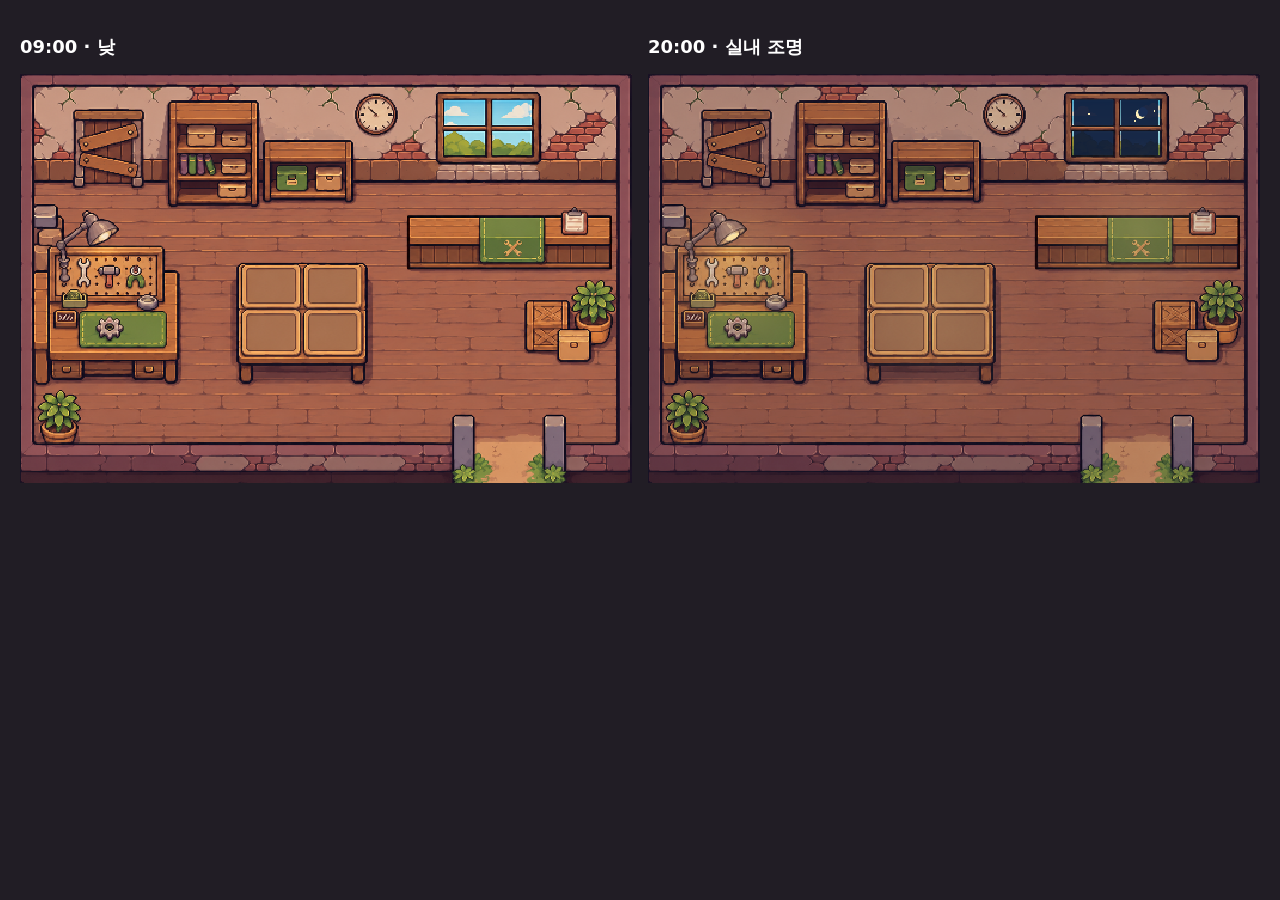
<file: tests/lighting-preview.html>
<!doctype html><html><meta charset="utf-8"><title>시간대 조명 검수</title><style>body{background:#211d25;color:#fff;font:18px system-ui;display:grid;grid-template-columns:1fr 1fr;gap:16px;margin:20px}canvas{width:100%;image-rendering:pixelated}h2{font-size:18px}</style><div><h2>09:00 · 낮</h2><canvas id="day" width="1024" height="684"></canvas></div><div><h2>20:00 · 실내 조명</h2><canvas id="night" width="1024" height="684"></canvas></div><script src="../assets/scene-assets.js"></script><script src="../src/lighting.js"></script><script>const room=new Image();room.onload=()=>{for(const[id,t]of[['day',9],['night',20]]){const c=document.getElementById(id).getContext('2d');c.imageSmoothingEnabled=false;c.drawImage(room,0,0,1024,684);ShopLighting.paint(c,t)}};room.src=GAME_ASSETS.room;</script></html>
</file>
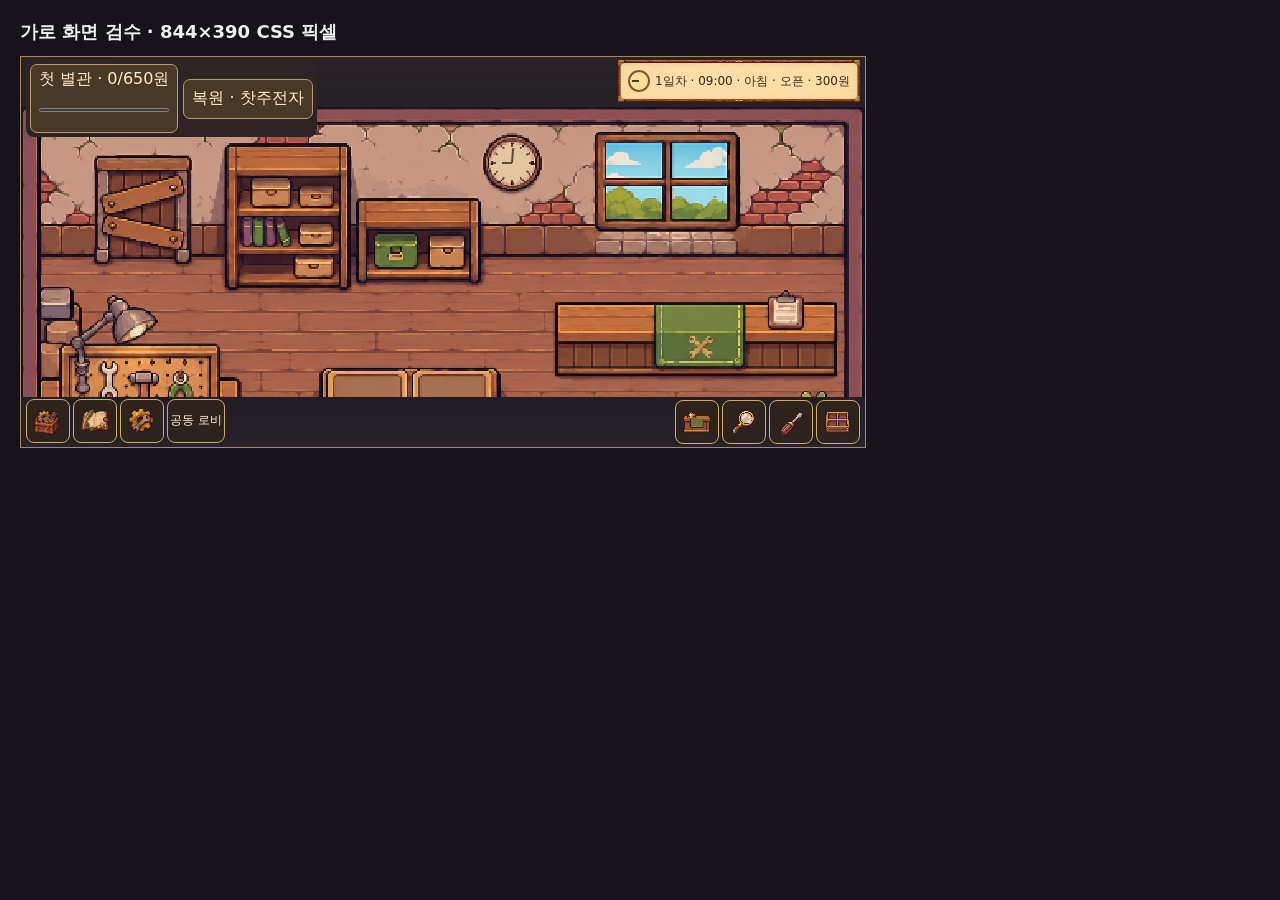
<file: tests/mobile-preview.html>
<!doctype html><html><head><meta charset="utf-8"><title>가로 화면 검수 · 844×390</title><style>body{margin:20px;background:#17131b;color:#eee;font:16px system-ui}iframe{width:844px;height:390px;border:1px solid #a78954}h1{font-size:18px}</style></head><body><h1>가로 화면 검수 · 844×390 CSS 픽셀</h1><iframe src="../index.html" title="모바일 가로 게임"></iframe></body></html>
</file>
<file: assets/expansion.css>
.extension-panel{background:#342b30;border:1px solid #77604e;padding:20px;border-radius:12px;margin:18px 0;line-height:1.6;font-size:13px}.panel-title{display:flex;justify-content:space-between;align-items:center;gap:12px}.panel-title h2{font-size:20px;margin:4px 0 12px}.panel-title>span{font-size:11px;color:#cdb987}.toolbar{display:flex;align-items:center;flex-wrap:wrap;gap:8px;margin:12px 0}.extension-panel button,.network-modal button{padding:10px 13px;font-size:12px}.upgrade-grid{display:grid;grid-template-columns:repeat(3,1fr);gap:10px}.upgrade-grid button{line-height:1.7;text-align:left;background:#4c4235}.ping-bar{display:flex;flex-wrap:wrap;align-items:center;gap:8px;margin:16px 0}.ping-bar span{margin-right:8px;color:#c9b491}.file-button{padding:9px 12px;border:1px solid #8f7854;border-radius:8px;cursor:pointer;background:#514636}.file-button input{display:none}details{border-top:1px solid #77604e66;margin-top:15px;padding-top:12px}summary{cursor:pointer;color:#ead7aa}.catalog-grid{display:grid;grid-template-columns:repeat(4,1fr);gap:10px;margin:15px 0}.catalog-card{background:#29242a;border:1px solid #685448;border-radius:8px;padding:10px;text-align:center}.catalog-card canvas{width:100%;max-width:160px;margin:auto;cursor:default}.catalog-card p{margin:4px 0;font-size:11px}.catalog-card.locked{opacity:.55}.network-modal{position:fixed;inset:0;z-index:30;background:#19141ce8;display:grid;place-items:center;padding:15px;overflow:auto;line-height:1.7}.network-shell{position:relative;background:#382d32;border:2px solid #a0815a;border-radius:14px;padding:50px 24px 24px;width:min(670px,100%);max-height:94dvh;overflow:auto}.network-shell h2{font-size:25px;margin:7px 0}.network-shell label{display:block;font-size:12px;margin:10px 0}.network-shell input{display:block;width:100%;background:#251f28;border:1px solid #937656;border-radius:5px;color:#f2e5c9;font:inherit;padding:11px;margin:5px 0}.network-shell #room-code{width:155px;text-transform:uppercase;letter-spacing:.1em}#network-status{background:#29252d;border-radius:7px;padding:10px;font-size:13px;color:#ebcd8f}.small{font-size:11px;color:#c4b399}#room-members p{border-bottom:1px solid #79604455;padding:9px 0}.item-inspection{display:grid;grid-template-columns:140px 1fr;gap:12px;background:#2c272d;border:1px solid #756047;border-radius:8px;padding:10px;margin:12px 0;align-items:center}.item-inspection canvas{width:140px;height:105px;cursor:default}.item-inspection p{font-size:12px}.item-inspection small{font-size:11px;color:#b9a992}.part-cards{grid-template-columns:repeat(3,1fr)}#ledger{font-size:12px;color:#c7b69b}#growth-status{color:#d9c499}#save-status{max-width:50%;text-align:right}.extension-panel button:disabled,.network-modal button:disabled{opacity:.4;cursor:default}.network-shell .close{font-size:12px}.extension-panel details .toolbar{margin-bottom:0}@media(max-width:700px){.extension-panel{padding:13px}.upgrade-grid{grid-template-columns:1fr}.catalog-grid{grid-template-columns:repeat(2,1fr)}.panel-title{align-items:flex-start}.panel-title h2{font-size:18px}.item-inspection{grid-template-columns:110px 1fr;gap:7px;padding:7px}.item-inspection canvas{width:110px;height:83px}.network-shell{padding:49px 14px 18px}.ping-bar{gap:5px}.ping-bar button{padding:9px}.part-cards{grid-template-columns:repeat(2,1fr)}}
.stage:fullscreen{display:flex;align-items:center;justify-content:center;background:#251f28;border:0;border-radius:0;width:100vw;height:100dvh}.stage:fullscreen #game{width:auto;height:auto;max-width:100vw;max-height:100dvh}.stage:fullscreen .hud{top:10px;left:10px}
/* Direct manipulation workshop */
#work-view .work-board{line-height:0;border:2px solid #8b7451;border-radius:9px;overflow:hidden;margin:13px 0;background:#4b3b30}.interactive-workshop{position:relative}#work-canvas{touch-action:none;cursor:crosshair}.workshop-overlay{position:absolute;inset:0;pointer-events:none}.workshop-hotspot{position:absolute;pointer-events:auto;touch-action:none;background:transparent!important;border:0!important;border-radius:50%;padding:0!important;box-shadow:none;transform:none!important;min-width:30px;min-height:30px;cursor:grab}.workshop-hotspot:active{cursor:grabbing}.workshop-hotspot:focus-visible{outline:3px solid #fff1b7;outline-offset:1px;background:#e4c58722!important}.workshop-hotspot:disabled{cursor:default;opacity:1!important}.workshop-control{font-size:clamp(12px,1.6vw,20px)!important;color:#ffe8a7;background:#554936!important;border:2px solid #b6a06b!important;border-radius:8px!important;cursor:pointer}.workshop-control.power-control{background:#636c48!important;font-size:clamp(20px,2.5vw,32px)!important;border-radius:50%!important}.work-steps{display:flex;list-style:none;padding:0;gap:7px;margin:12px 0}.work-steps li{flex:1;padding:8px 6px;border-radius:6px;background:#29262c;border:1px solid #665245;color:#b8a797;text-align:center;font-size:12px}.work-steps li.current{border-color:#dfbf7f;background:#69553b;color:#fff0c9}.work-steps li.done{border-color:#8f9f70;color:#c5dfa4}.work-steps li.done:before{content:'✓ ';}#work-instruction{padding:10px 12px;background:#2c282e;border-radius:7px;color:#f2d9a5;min-height:43px;font-size:14px}#work-view .business-actions{margin-top:12px}#work-view progress{height:9px;margin:12px 0}#work-view h2{margin:6px 0}.workshop-overlay [hidden]{display:none!important}@media(max-width:700px){.work-steps{gap:4px}.work-steps li{font-size:10px;padding:7px 3px}#work-instruction{font-size:12px;line-height:1.6;padding:8px}#work-view .work-board{margin:9px 0}.workshop-hotspot{min-width:28px;min-height:28px}#work-view .business-actions button{font-size:11px;padding:8px}}
.flow-panel{margin:15px 0;padding:16px;border:1px solid #80664f;background:#312a2e;border-radius:10px;line-height:1.6}.flow-heading{display:flex;align-items:center;justify-content:space-between;gap:12px}.flow-heading h2{font-size:18px;margin:0 0 12px}.flow-heading span{font-size:11px;color:#c6b396}.flow-columns{display:grid;grid-template-columns:repeat(3,1fr);gap:12px}.flow-columns article{padding:13px;background:#29252a;border:1px solid #6b5547;border-radius:8px;min-width:0}.flow-columns article:nth-child(1){border-top:3px solid #caa46c}.flow-columns article:nth-child(2){border-top:3px solid #9eaf83}.flow-columns article:nth-child(3){border-top:3px solid #8ca8b4}.role-tag{font-size:10px;color:#d0bfa4}.flow-columns h3{font-size:14px;margin:7px 0;color:#e7d9b6}.flow-columns p{font-size:11px;color:#c6b28d;margin:7px 0}.flow-columns article div,#flow-history{font-size:11px;color:#b9aba0;overflow-wrap:anywhere}#flow-history{padding-top:10px}#team-hint{max-width:55%}@media(max-width:700px){.flow-columns{grid-template-columns:1fr}.flow-panel{padding:11px}.flow-heading{align-items:flex-start}.flow-heading h2{font-size:16px}.flow-columns article{padding:10px}.flow-columns article div{font-size:11px}}

/* v0.5.3 item intake and shared parts */
.queue-gallery{display:grid;grid-template-columns:repeat(auto-fit,minmax(145px,1fr));gap:10px;margin-top:12px}.stock-card{display:flex;flex-direction:column;align-items:stretch;background:#29252b;border:1px solid #76664c;border-radius:10px;padding:10px;min-width:0}.stock-card canvas{width:100%;height:120px;object-fit:contain;image-rendering:pixelated;background:#58604a;border-radius:7px}.stock-card strong{margin-top:8px;color:#f1dbaa;font-size:14px}.stock-card p{font-size:12px;line-height:1.6;margin:6px 0}.stock-card button{margin-top:auto;font-size:12px;min-height:42px}.parts-ready{color:#c7e69a!important}.parts-short{color:#ffb199!important}.work-material-status{padding:10px 14px;margin:10px 0;border:1px solid #776b51;border-radius:8px;background:#242328}.work-material-status[hidden]{display:none}#work-picker{padding:8px}#picker-items{grid-template-columns:repeat(auto-fit,minmax(210px,1fr))}#picker-items canvas{height:190px}#picker-hint{line-height:1.7;color:#d9cbaa}.flow-columns{align-items:start}.flow-columns .queue-gallery{max-height:380px;overflow:auto;padding-right:3px}.workshop-hotspot:disabled{cursor:not-allowed}.workshop-hotspot:focus-visible{outline:3px solid #ffe292;outline-offset:3px}@media(max-width:600px){#picker-items{grid-template-columns:repeat(2,minmax(0,1fr))}#picker-items canvas{height:130px}.stock-card{padding:8px}.work-material-status{font-size:12px}}


/* Central tabletop uses the exact room artwork, enlarged without repainting it. */
#display-view{padding:8px}#display-summary{color:#e9cf99}.display-help{color:#d5c5a9;line-height:1.7;font-size:13px}.display-table-scene{position:relative;width:100%;max-width:760px;margin:12px auto;aspect-ratio:180/145;border:3px solid #8c7049;border-radius:12px;overflow:hidden;background:#a0663f}#display-room{width:100%;height:100%;display:block;image-rendering:pixelated}.display-cabinet{position:absolute;left:20.5%;top:24.8%;width:55%;height:53%;display:grid;grid-template-columns:repeat(2,minmax(0,1fr));grid-template-rows:repeat(2,minmax(0,1fr));gap:2%}.display-cabinet.expanded{grid-template-columns:repeat(3,minmax(0,1fr));gap:1%}.display-slot{position:relative;min-width:0;min-height:0!important;padding:0!important;border:2px solid transparent!important;border-radius:7px!important;background:transparent!important;color:#fff0c9!important;overflow:visible}.display-slot.selected{border-color:#fff0aa!important;box-shadow:inset 0 0 12px #ffe8a155}.display-slot:focus-visible{outline:4px solid #fff5d0;outline-offset:2px}.display-slot canvas{position:absolute;left:0;top:-12%;width:100%;height:100%;object-fit:contain;image-rendering:pixelated}.display-label{position:absolute;bottom:2px;left:3px;right:3px;padding:2px;background:#30232be0;border-radius:4px;font-size:12px;line-height:1.4}.display-slot strong{position:absolute;top:3px;right:3px;padding:2px 5px;background:#e5cb91;color:#3d2b20;border:1px solid #ab8552;border-radius:3px;font-size:11px}.display-slot strong:empty{display:none}.display-detail{padding:12px;margin:14px 0;border:1px solid #88704d;border-radius:8px;background:#28242a;line-height:1.7}#display-prompt{padding:12px;background:#4a4133;border-radius:8px;line-height:1.6}#display-ready{grid-template-columns:repeat(auto-fit,minmax(180px,1fr))}@media(max-width:600px){.display-label{font-size:10px;padding:1px}.display-slot strong{font-size:10px;padding:1px 3px}.display-cabinet.expanded .display-label{font-size:9px}.display-help{font-size:12px}}
</file>
<file: assets/mobile.css>
/* Readable HTML labels over illustrated, nine-slice game UI frames. */
button,input,select{font:inherit}button{min-height:44px}button:focus-visible{outline:3px solid #fff2b7;outline-offset:3px}.eyebrow,.small,.note{color:#e2d6c1}#work-canvas,.stock-card canvas,.catalog-card canvas,.inventory-slot canvas,.inventory-detail canvas,#item-view,.display-slot canvas{image-rendering:auto!important}.warehouse{margin:16px 0;padding:18px;background:#30272b;border:18px solid #8b6643;border-image:url('ui-frame.png') 96 fill stretch;border-radius:8px;color:#fff3dc;line-height:1.6}.warehouse-heading{display:flex;align-items:center;justify-content:space-between;gap:12px}.warehouse-heading h2{font-size:23px;margin:0 0 12px}.warehouse-heading span{font-size:15px}.warehouse-tabs{display:flex;gap:8px;flex-wrap:wrap;margin-bottom:14px}.warehouse-tabs button{background:#44392f;color:#f9edda;border:1px solid #a68a62;min-width:100px}.warehouse-tabs [aria-selected=true]{background:#736341;border-color:#ffe4a2;color:#fff8e5;box-shadow:inset 0 -3px #ffe4a2}.inventory-layout{display:grid;grid-template-columns:minmax(0,1.35fr) minmax(240px,1fr);gap:18px}.inventory-grid{display:grid;grid-template-columns:repeat(4,minmax(0,1fr));align-content:start;gap:9px}.inventory-slot{position:relative;min-width:0;aspect-ratio:1/1.15;padding:7px 5px 28px!important;background:#30272b;border:9px solid #8b6643!important;border-image:url('ui-frame.png') 96 fill stretch;color:#fff4dd;cursor:pointer}.inventory-slot.selected{outline:3px solid #ffe39b;outline-offset:-3px;background:#615e42;box-shadow:inset 0 0 15px #e4c97855}.inventory-slot canvas{width:100%;height:100%;object-fit:contain;cursor:pointer}.inventory-slot span{position:absolute;bottom:1px;left:0;right:0;font-size:14px;font-weight:600;line-height:1.3;background:#211c23ed;padding:3px 1px}.inventory-slot small{position:absolute;right:1px;top:0;background:#211c23ed;padding:1px 4px;font-size:12px;color:#ffe9ae}.inventory-slot.empty{font-size:28px;opacity:.6!important;cursor:default}.inventory-detail{padding:14px;background:#201c23;border:1px solid #9d825d;border-radius:8px;line-height:1.6;min-width:0}.inventory-detail canvas{width:100%;height:180px;object-fit:contain;cursor:default}.inventory-detail h3{font-size:20px;margin:8px 0}.inventory-detail p{font-size:15px;margin:8px 0;color:#f0e5d5}.inventory-detail button{width:100%;background:#6c7049;color:#fff8e2;border:1px solid #c9c28a}.warehouse-note{padding:10px;font-size:15px;background:#211d24;border-radius:6px}#picker-items{display:grid;grid-template-columns:repeat(4,minmax(0,1fr))}#work-instruction,#work-side-instruction,#work-material-status{font-size:16px!important;line-height:1.55!important;color:#fff1d5;background:#201c23;padding:10px 12px;border-radius:8px;margin:8px 0}.work-side-instruction:empty{display:none}.work-steps li{font-size:15px}.business p,.business>div,#stock,#inventory,#deliveries{font-size:15px;line-height:1.6}.stock-card p{font-size:14px}.trade-object{min-width:0}.trade-item-stage{position:relative;overflow:hidden;background:#3c3029;border:14px solid #9e754a;border-image:url('ui-frame.png') 96 fill stretch}.trade-item-stage>.scene-background{display:none}#item-view{width:100%;height:330px;object-fit:contain;cursor:default}#trade-kind{position:absolute;left:12px;top:10px;padding:5px 9px;background:#211c23ed;color:#fff0ce;border:1px solid #c3a272;border-radius:5px}.trade-item-caption{padding:10px 0}.trade-item-caption strong{font-size:20px}.trade-item-caption p{font-size:16px;line-height:1.5}.valuation{display:grid;grid-template-columns:repeat(3,1fr);gap:6px;margin:8px 0}.valuation>div{background:#211d24;border:1px solid #876c4b;padding:10px 8px;border-radius:6px}.valuation dt{font-size:13px;color:#eddfca}.valuation dd{margin:5px 0 0;font-size:22px;font-weight:700;color:#ffe5a6}#value-margin{font-size:14px;line-height:1.5}#counter-view:not([hidden]){display:grid!important;grid-template-columns:minmax(0,1.35fr) minmax(320px,1fr);gap:20px}.conversation{min-width:0}.customer-bubble{display:flex;align-items:center;gap:12px}.customer-bubble #portrait{position:static!important;width:76px!important;height:82px!important;object-fit:cover;object-position:top;border-radius:50%;border:2px solid #b99766;background:#544032}.customer-bubble h2{font-size:22px;margin:5px 0}.customer-bubble small{font-size:14px;color:#eee0c8}.reaction{display:inline-block;background:#514834;border:1px solid #c4a971;color:#ffe9bc;border-radius:20px;padding:4px 10px;font-size:14px;font-weight:700}.reaction[data-mood=positive]{background:#3b5c40;border-color:#bce497;color:#efffdd}.reaction[data-mood=negative]{background:#683f34;border-color:#f6bd9c;color:#fff0df}#dialogue{font-size:19px;line-height:1.6;padding:16px;background:#252029;border:12px solid #9e754a;border-image:url('ui-frame.png') 96 fill stretch;color:#fff4e3;min-height:96px}.conversation .bargain{background:#30282a;padding:14px;border:1px solid #a88962}.offer-controls{display:flex;gap:6px;align-items:center;flex-wrap:wrap}.offer-controls input{width:84px!important;padding:8px!important;font-size:20px!important}.offer-controls button{padding:8px 10px!important;font-size:15px}.conversation label{font-size:15px}#deal-range{font-size:14px;color:#eee0c8;line-height:1.5}.trade-choices{display:grid;grid-template-columns:1fr 1fr;gap:8px}.trade-choices button{font-size:15px;line-height:1.4;background:#4d4234;border:1px solid #b39769}.trade-choices #accept{background:#65704a;color:#fff6dd;font-weight:700}.trade-choices #decline{background:#463137;color:#ffe4de}.trade-choices [aria-pressed=true]{outline:2px solid #ffe19c}#game-nav,#rotate-hint{display:none}#install-guide{max-width:520px;background:#30272b;color:#fff2d8;border:3px solid #bd9c68;border-radius:14px;line-height:1.7;padding:24px}#install-guide::backdrop{background:#100d16dd}#install-close{background:#69704a;padding:10px 25px}body.game-layout{overflow:hidden;height:100dvh}.game-layout main{max-width:none;padding:0;margin:0;height:100dvh}.game-layout #game-nav{height:52px;display:flex;align-items:center;gap:6px;padding:4px max(8px,env(safe-area-inset-right)) 4px max(8px,env(safe-area-inset-left));padding-top:max(4px,env(safe-area-inset-top));background:#29232b;border-bottom:1px solid #94734d}.game-layout #game-nav strong{font-size:15px;margin-right:auto;white-space:nowrap}.game-layout #game-nav button{min-height:40px;padding:6px 13px;font-size:15px;background:#473a31;border:1px solid #9d8057}.game-layout #game-nav [aria-pressed=true]{background:#79663f;border-color:#ffe3a3}.game-layout main>header,.game-layout .below,.game-layout .note,.game-layout .flow-panel{display:none!important}.game-layout .stage,.game-layout .warehouse,.game-layout .business,.game-layout .extension-panel,.game-layout .characters{display:none}.game-layout[data-page=map] .stage{display:flex;align-items:center;justify-content:center;width:100%;height:calc(100dvh - 108px - env(safe-area-inset-bottom));border:0;border-radius:0;background:#1b1820;overflow:hidden}.game-layout[data-page=map] #game{width:auto;max-width:100%;height:100%;object-fit:contain}.game-layout[data-page=map] .characters{display:flex;position:absolute;top:64px;left:max(8px,env(safe-area-inset-left));flex-direction:column;gap:6px;width:110px;margin:0;z-index:2}.game-layout .characters button{padding:8px 5px;font-size:13px;min-height:44px;background:#332c31e8}.game-layout[data-page=map] .business{display:block;position:fixed;bottom:0;left:0;width:100%;padding:3px max(8px,env(safe-area-inset-right)) max(5px,env(safe-area-inset-bottom)) max(8px,env(safe-area-inset-left));margin:0;min-height:56px;background:#28222bec;border:0;border-radius:0}.game-layout[data-page=map] .business>*{display:none}.game-layout[data-page=map] .business .business-actions{display:flex;justify-content:center;gap:6px;margin:0}.game-layout[data-page=map] .business>.business-actions button{display:none;min-height:44px;font-size:14px;padding:7px 12px}.game-layout[data-page=map] .business>.business-actions #serve,.game-layout[data-page=map] .business>.business-actions #repair,.game-layout[data-page=map] .business>.business-actions #repair-b,.game-layout[data-page=map] .business>.business-actions #exhibit{display:block}.game-layout[data-page=warehouse] #warehouse,.game-layout[data-page=operations] .business,.game-layout[data-page=settings] .extension-panel{display:block;height:calc(100dvh - 52px);margin:0;overflow:auto;padding:12px max(12px,env(safe-area-inset-right)) max(12px,env(safe-area-inset-bottom)) max(12px,env(safe-area-inset-left));border-width:6px;border-radius:0}.game-layout .warehouse-heading h2{font-size:20px;margin:0}.game-layout .warehouse-tabs{margin:5px 0 9px;gap:6px}.game-layout .warehouse-tabs button{min-height:40px;font-size:14px;padding:5px 14px}.game-layout .inventory-layout{grid-template-columns:minmax(0,1.2fr) minmax(240px,1fr);gap:12px}.game-layout .inventory-grid{gap:7px}.game-layout .inventory-slot{max-height:105px;min-height:70px;padding-bottom:23px!important;border-width:6px!important}.game-layout .inventory-slot span{font-size:12px}.game-layout .inventory-detail{padding:10px}.game-layout .inventory-detail canvas{height:95px}.game-layout .inventory-detail h3{font-size:17px;margin:3px 0}.game-layout .inventory-detail p{font-size:14px;line-height:1.4;margin:5px 0}.game-layout .warehouse-note{font-size:13px;margin:5px 0}.game-layout .warehouse details{display:none}.game-layout .camera{padding:0;background:#1c1820;align-items:stretch}.game-layout .camera-shell{width:100vw;max-width:none;height:100dvh;max-height:100dvh;padding:50px max(12px,env(safe-area-inset-right)) max(8px,env(safe-area-inset-bottom)) max(12px,env(safe-area-inset-left));border:0;border-radius:0;overflow:auto}.game-layout .close{min-height:40px;top:max(4px,env(safe-area-inset-top));right:max(10px,env(safe-area-inset-right));padding:7px 15px;font-size:14px;z-index:10}.game-layout #modal-notice{display:none}.game-layout #work-view:not([hidden]){height:calc(100dvh - 60px - env(safe-area-inset-bottom));display:grid;grid-template-columns:minmax(0,1.7fr) minmax(230px,1fr);grid-template-rows:26px 32px auto auto auto 1fr;column-gap:12px;row-gap:4px;align-content:start}.game-layout #work-view>.eyebrow{display:none}.game-layout #work-title{grid-column:1/3;grid-row:1;font-size:18px;white-space:nowrap;overflow:hidden;text-overflow:ellipsis;margin:0}.game-layout #work-steps{grid-column:1/3;grid-row:2;margin:0;gap:4px}.game-layout #work-steps li{padding:4px;font-size:13px}.game-layout #work-instruction{grid-column:2;grid-row:3;font-size:14px!important;margin:0;padding:6px;min-height:0}.game-layout #work-side-instruction{grid-column:2;grid-row:4;font-size:14px!important;margin:0;padding:6px}.game-layout #work-material-status{grid-column:2;grid-row:5;font-size:14px!important;margin:0;padding:6px}.game-layout #work-view .work-board{grid-column:1;grid-row:3/7;align-self:center;justify-self:center;width:min(100%,calc((100dvh - 133px)*12/7));height:auto;aspect-ratio:12/7;margin:0!important}.game-layout #work-view progress{display:none}.game-layout #work-view .business-actions{display:grid;grid-column:2;grid-row:6;grid-template-columns:1fr 1fr;gap:5px;margin:0;align-content:start}.game-layout #work-view .business-actions button{font-size:12px;line-height:1.3;padding:6px;min-height:44px}.game-layout .workshop-hotspot{min-width:40px;min-height:40px}.game-layout #counter-view:not([hidden]){grid-template-columns:minmax(0,1.2fr) minmax(300px,1fr);gap:12px;min-height:0}.game-layout #item-view{height:170px}.game-layout .trade-item-stage{border-width:7px}.game-layout .trade-item-caption{padding:4px 0}.game-layout .trade-item-caption strong{font-size:17px}.game-layout .trade-item-caption p{font-size:14px;margin:3px 0;line-height:1.4}.game-layout .valuation{gap:4px;margin:4px 0}.game-layout .valuation>div{padding:5px}.game-layout .valuation dt{font-size:11px}.game-layout .valuation dd{font-size:17px;margin-top:2px}.game-layout #value-margin{font-size:12px;margin:4px 0}.game-layout .customer-bubble #portrait{width:48px!important;height:52px!important}.game-layout .customer-bubble h2{font-size:17px;margin:2px 0}.game-layout .customer-bubble small{font-size:12px}.game-layout .reaction{font-size:12px;padding:2px 7px}.game-layout #dialogue{font-size:16px;line-height:1.45;padding:8px;border-width:6px;min-height:0;margin:6px 0}.game-layout .conversation .bargain{padding:7px;margin:4px 0}.game-layout #deal-item,.game-layout #deal-reference{display:none}.game-layout #deal-price{font-size:17px;margin:2px 0}.game-layout .offer-controls{gap:4px;flex-wrap:nowrap}.game-layout .offer-controls button{padding:5px 8px!important;font-size:13px;white-space:nowrap}.game-layout .offer-controls input{width:72px!important;font-size:18px!important;padding:6px!important;min-height:44px}.game-layout #deal-range{font-size:12px}.game-layout .conversation label{font-size:13px}.game-layout .trade-choices{gap:5px;margin-top:5px}.game-layout .trade-choices button{min-height:44px;padding:6px;font-size:13px}.game-layout #work-picker h2{font-size:19px;margin:4px 0}.game-layout #picker-hint{font-size:14px;margin:4px 0}.game-layout #display-view h2{font-size:20px;margin:3px 0}.game-layout .display-table-scene{max-width:420px}.game-layout .display-slot canvas{image-rendering:auto!important}
@media(max-width:650px) and (orientation:portrait){.inventory-layout{grid-template-columns:1fr}.inventory-grid,#picker-items{grid-template-columns:repeat(4,minmax(0,1fr))}.inventory-detail canvas{height:150px}#counter-view:not([hidden]){grid-template-columns:1fr}.warehouse{padding:10px;border-width:8px}.inventory-slot span{font-size:11px}.inventory-slot{border-width:5px!important}.game-layout .inventory-layout{grid-template-columns:1fr}.game-layout #counter-view:not([hidden]){grid-template-columns:1fr}.game-layout #work-view:not([hidden]){display:block;height:auto}.game-layout #game-nav strong{display:none}}
@media(pointer:coarse) and (orientation:portrait) and (max-width:900px){body:not(.portrait-allowed) #rotate-hint{display:flex;position:fixed;inset:0;z-index:100;align-items:center;justify-content:center;flex-direction:column;text-align:center;padding:30px;background:#241f28f7;color:#fff1d4}#rotate-hint h2{font-size:24px}#rotate-hint p{font-size:17px;line-height:1.8}#rotate-hint button{padding:12px 24px;background:#716343}}
/* Keep the two-row inventory and its action button within short landscape screens. */
.game-layout .warehouse-heading h2{line-height:1.2}.game-layout .inventory-slot{max-height:95px}.game-layout .inventory-detail canvas{height:65px}.game-layout .inventory-detail{padding:8px}.game-layout .inventory-detail h3{line-height:1.25}.game-layout .warehouse-note{display:none}.game-layout .stage .hud{position:fixed;top:62px;left:auto;right:max(8px,env(safe-area-inset-right));font-size:13px;max-width:180px;padding:8px;background:#241f28e8;line-height:1.5}

#item-view{object-fit:cover;object-position:center}.game-layout .customer-bubble small{display:block;white-space:nowrap;overflow:hidden;text-overflow:ellipsis;max-width:245px}.game-layout .customer-bubble h2{line-height:1.3}.game-layout .customer-bubble{gap:8px}.game-layout #dialogue{margin:4px 0}.game-layout .trade-item-caption p{font-size:13px}.game-layout .trade-choices{margin-top:4px}
/* One shared transaction scene and anchored tabletop merchandise. */
#counter-view:not([hidden]){grid-template-columns:minmax(0,2.1fr) minmax(280px,1fr)!important;align-items:start}.trade-item-stage{position:relative;border-width:8px}#item-view{width:100%;height:auto!important;aspect-ratio:1008/568;object-fit:contain!important;image-rendering:pixelated!important}.trade-speech{position:absolute;top:12px;left:12px;width:43%;z-index:2;padding:10px;background:#2b252be8;border:2px solid #b59767;border-radius:8px;color:#fff0d5}.trade-speech h2{font-size:19px;margin:5px 0}.trade-speech small{display:block;font-size:12px;line-height:1.4}.trade-speech #dialogue{font-size:16px;line-height:1.5;border:0!important;background:none;padding:0;margin:6px 0 0;min-height:0}.trade-speech .reaction{font-size:12px;padding:2px 8px}#portrait{display:none!important}#trade-kind{top:auto;bottom:8px;left:10px;font-size:12px}.conversation .valuation{margin-top:0}.conversation .valuation dt{font-size:12px}.conversation .valuation dd{font-size:20px}.conversation #value-margin{font-size:13px}.conversation #deal-range{font-size:13px}.conversation .trade-choices button{font-size:14px}#trade-sale-select{width:100%;padding:8px;min-height:44px;margin:6px 0;background:#30282b;color:#fff0d5;border:1px solid #ac8c5e}#trade-sale-select[hidden]{display:none}#work-view .work-board{max-width:760px;margin-left:auto;margin-right:auto}.display-price-pane{padding:12px;background:#28232a;border:1px solid #a58a60;border-radius:8px;min-width:0}.display-price-pane label{display:block;font-size:15px;color:#fff0d5;margin:4px 0}.display-price-pane select{width:100%;min-height:44px;padding:8px;background:#3d322d;color:#fff4dc;border:1px solid #ac9060;border-radius:5px}.listing-price-row{display:flex;gap:6px;align-items:center}.listing-price-row input{width:100px;min-height:44px;background:#fff3d6;color:#32272a;border:2px solid #b69455;border-radius:5px;padding:7px;font-size:20px}.listing-price-row button{min-height:44px;padding:7px 12px;white-space:nowrap}.display-price-pane p{font-size:13px;line-height:1.5;margin:6px 0}.display-price-pane>button{width:100%;min-height:44px;background:#69704b;color:#fff4d6;border:1px solid #b2b77d;font-size:14px}#display-view:not([hidden]){display:grid;grid-template-columns:minmax(0,1.4fr) minmax(280px,1fr);gap:10px}#display-view>.eyebrow,#display-view>h2,#display-summary,#display-view>.display-help{grid-column:1/3}.display-table-scene{grid-column:1;grid-row:5/10;max-width:540px;align-self:start;margin:0 auto}#display-detail{grid-column:2;grid-row:5;margin:0;font-size:14px}.display-price-pane{grid-column:2;grid-row:6}.display-tools{grid-column:2;grid-row:7;margin:0;padding:8px}.display-tools summary{font-size:14px;min-height:40px;cursor:pointer}.display-tools .business-actions{display:grid;grid-template-columns:1fr 1fr}.display-tools button{font-size:13px}#display-prompt{grid-column:2;grid-row:8;font-size:13px;margin:0}#display-view>h3{grid-column:1/3;grid-row:10}#display-ready{grid-column:1/3;grid-row:11;display:grid;grid-template-columns:repeat(auto-fill,minmax(130px,1fr))}.ready-price-slot{background:#33292e;border:1px solid #b79b69;color:#fff0d0;padding:7px}.ready-price-slot.selected{outline:3px solid #ffe19b}.ready-price-slot canvas{height:100px;width:100%;object-fit:contain}.ready-price-slot span{display:block;font-size:13px}.display-slot{overflow:hidden!important}.display-slot .display-label{font-size:11px}#display-room{image-rendering:pixelated}.game-layout #counter-view:not([hidden]){grid-template-columns:minmax(0,1.8fr) minmax(265px,1fr)!important;gap:10px}.game-layout .trade-item-stage{width:min(100%,calc((100dvh - 115px)*1008/568));margin:auto}.game-layout #item-view{height:auto!important}.game-layout .trade-speech{top:8px;left:8px;width:43%;padding:7px}.game-layout .trade-speech h2{font-size:15px;line-height:1.3;margin:3px 0}.game-layout .trade-speech small{display:none}.game-layout .trade-speech #dialogue{font-size:14px;line-height:1.45;padding:0;margin:4px 0 0}.game-layout .trade-speech .reaction{font-size:11px;padding:2px 5px}.game-layout .trade-item-caption{padding:4px 0}.game-layout .trade-item-caption p{overflow:hidden;text-overflow:ellipsis;white-space:nowrap;font-size:12px}.game-layout .trade-item-caption strong{font-size:15px}.game-layout #trade-kind{font-size:11px;padding:3px 6px}.game-layout .conversation .valuation dt{font-size:10px}.game-layout .conversation .valuation dd{font-size:17px}.game-layout .conversation #value-margin{font-size:11px;line-height:1.4;margin:4px 0}.game-layout .conversation #deal-range{font-size:11px}.game-layout .trade-choices button[id^=sell]{display:none!important}.game-layout .conversation .trade-choices{grid-template-columns:1fr 1fr}.game-layout #trade-sale-select{font-size:12px;min-height:38px;padding:5px;margin:3px 0}.game-layout #display-view:not([hidden]){grid-template-columns:minmax(0,1.3fr) minmax(275px,1fr);gap:6px;padding:0}.game-layout #display-view>.eyebrow,.game-layout #display-view>.display-help,.game-layout #display-view>h3,.game-layout #display-ready{display:none}.game-layout #display-view>h2{grid-column:1/3;grid-row:1;font-size:18px;margin:0}.game-layout #display-summary{grid-column:1/3;grid-row:2;font-size:13px;margin:0}.game-layout .display-table-scene{grid-column:1;grid-row:3/8;width:min(100%,calc((100dvh - 123px)*180/145));max-width:420px;margin:0 auto}.game-layout #display-detail{grid-column:2;grid-row:3;font-size:12px;padding:6px}.game-layout .display-price-pane{grid-column:2;grid-row:4;padding:7px}.game-layout .display-price-pane label{font-size:13px;margin:2px 0}.game-layout .display-price-pane select{min-height:38px;font-size:13px;padding:5px}.game-layout .display-price-pane p{font-size:11px;line-height:1.35;margin:3px 0}.game-layout .listing-price-row input{width:90px;font-size:18px}.game-layout .listing-price-row button{font-size:12px;padding:5px}.game-layout .display-price-pane>button{font-size:12px;min-height:40px}.game-layout .display-tools{grid-column:2;grid-row:6;padding:0}.game-layout .display-tools summary{font-size:12px;min-height:30px}.game-layout #display-prompt{display:none}.game-layout .display-label{font-size:10px}@media(max-width:650px) and (orientation:portrait){#counter-view:not([hidden]),#display-view:not([hidden]){display:block!important}.display-table-scene{margin:12px auto}.display-price-pane{margin:12px 0}.trade-speech #dialogue{font-size:13px}}
.trade-speech,.game-layout .trade-speech{width:32%}.trade-speech small{overflow:hidden;text-overflow:ellipsis;white-space:nowrap}
#counter-view .trade-choices button[id^=sell]{display:none!important}.game-layout .offer-controls input{width:64px!important}.game-layout #propose{font-size:12px;padding:5px 6px!important}

/* 0.5.7: readable speech and an input row that fits narrow trade panels. */
.trade-speech small,.game-layout .trade-speech small{display:block!important;white-space:normal;overflow:visible;text-overflow:clip;font-size:12px;line-height:1.5}
.trade-speech h2{overflow-wrap:anywhere}.trade-speech #dialogue{white-space:normal;overflow-wrap:anywhere}
#counter-view .offer-controls{display:grid!important;grid-template-columns:40px minmax(68px,1fr) auto 40px;gap:6px!important;align-items:center}
#counter-view .offer-controls input{width:100%!important;min-width:0;box-sizing:border-box}
#counter-view #propose{grid-column:1/-1;width:100%;margin-top:2px;min-height:42px}
#counter-view .valuation dt{word-break:keep-all;overflow-wrap:normal;line-height:1.5}
#counter-view .trade-choices button{word-break:keep-all;overflow-wrap:normal}
.game-layout .trade-speech small{font-size:10px;line-height:1.4}.game-layout .trade-speech #dialogue{font-size:13px}
</file>
<file: assets/touch-ui.css>
/* Illustrated touch controls; all game text remains live and readable. */
.art-icon,.art-button:before{display:inline-block;background-image:url('touch-ui-atlas.png');background-size:400% 300%;background-repeat:no-repeat;image-rendering:pixelated;width:34px;height:34px;flex:0 0 34px;vertical-align:middle}
.art-button{position:relative;display:inline-flex;align-items:center;justify-content:center;gap:4px}.art-button:before{content:'';width:30px;height:30px;flex-basis:30px}
.icon-driver,[data-art=driver]:before{background-position:0 0}.icon-screw{background-position:33.333% 0}.icon-gear,[data-art=gear]:before{background-position:66.667% 0}.icon-spring{background-position:100% 0}.icon-brush{background-position:0 50%}.icon-cloth{background-position:33.333% 50%}.icon-glass,[data-art=glass]:before{background-position:66.667% 50%}.icon-tag,[data-art=tag]:before{background-position:100% 50%}.icon-check,[data-art=check]:before{background-position:0 100%}.icon-cross,[data-art=cross]:before{background-position:33.333% 100%}.icon-crate,[data-art=crate]:before{background-position:66.667% 100%}.icon-counter,[data-art=counter]:before{background-position:100% 100%}
.touch-camera-tabs{display:none}.inventory-pages{display:none}#price-pad{width:min(340px,94vw);max-height:94dvh;padding:10px;border:8px solid #a07a4f;border-image:url('ui-frame.png') 96 fill stretch;background:#30272b;color:#fff0cf;border-radius:8px}#price-pad::backdrop{background:#160f19dd}#price-pad form{display:grid;gap:6px}.price-pad-head{display:flex;align-items:center;justify-content:space-between;font-size:15px}.price-pad-head button{min-width:44px;min-height:36px}#pad-value{font-size:26px;background:#fff1d1;color:#32262d;text-align:right;padding:8px;border:2px solid #b9945d;border-radius:4px}#pad-keys{display:grid;grid-template-columns:repeat(3,1fr);gap:5px}#pad-keys button{min-height:38px;background:#514132;color:#fff1ce;border:1px solid #a78b5b;border-radius:4px;font-size:19px}#pad-done{background:#687344;color:#fff1cc;min-height:40px;border:1px solid #d8c690}
/* Short landscape viewport: fixed canvas, tabbed panes, no vertical scrolling. */
.game-layout{--touch-top:44px;--touch-bottom:52px;overflow:hidden!important;height:100dvh;overscroll-behavior:none}.game-layout *{box-sizing:border-box}.game-layout main{height:100dvh;overflow:hidden}.game-layout #game-nav{height:var(--touch-top);padding:2px max(6px,env(safe-area-inset-right)) 2px max(6px,env(safe-area-inset-left));gap:5px}.game-layout #game-nav button{font-size:13px;min-height:38px;padding:4px 10px}.game-layout #game-nav strong{font-size:13px}.game-layout[data-page=map] .stage{height:calc(100dvh - var(--touch-top) - var(--touch-bottom));position:relative}.game-layout[data-page=map] .characters{top:50px;width:92px}.game-layout[data-page=map] .characters button{min-height:40px;font-size:11px;padding:5px 3px}.game-layout .stage .hud{top:49px;font-size:11px;padding:5px;max-width:160px}.game-layout[data-page=map] .business{height:var(--touch-bottom);min-height:0;padding:3px 8px}.game-layout[data-page=map] .business>.business-actions button{font-size:12px;min-height:44px;padding:3px 8px}.game-layout .art-button:before{width:27px;height:27px;flex-basis:27px}
.game-layout .camera{overflow:hidden;padding:0}.game-layout .camera-shell{height:100dvh!important;max-height:100dvh!important;overflow:hidden!important;padding:48px max(8px,env(safe-area-inset-right)) max(5px,env(safe-area-inset-bottom)) max(8px,env(safe-area-inset-left));background:#30272b}.game-layout .camera-shell>.close{top:3px;right:max(7px,env(safe-area-inset-right));min-height:40px;height:40px;padding:4px 10px;font-size:12px}.game-layout .touch-camera-tabs{display:block;position:absolute;top:3px;left:max(7px,env(safe-area-inset-left));right:115px;height:40px}.touch-camera-tabs [data-tabs]{display:none;height:40px;gap:5px;align-items:center}.camera[data-mode=counter] [data-tabs=counter],.camera[data-mode=work] [data-tabs=work],.camera[data-mode=display] [data-tabs=display],.camera[data-mode=picker] [data-tabs=picker],.camera[data-mode=supply] [data-tabs=supply]{display:flex}.touch-camera-tabs button{height:40px;min-height:40px;padding:2px 9px;font-size:13px;display:flex;align-items:center;gap:2px;border:1px solid #ad8b56;border-radius:5px;background:#40342e;color:#f9eccb}.touch-camera-tabs button[aria-pressed=true]{background:#716344;border-color:#f2d495;color:#fff3ca}.touch-camera-tabs .art-icon{width:31px;height:31px;flex-basis:31px}.game-layout #modal-notice{display:none!important}
.game-layout #counter-view:not([hidden]){display:grid!important;grid-template-columns:minmax(0,1.7fr) minmax(275px,1fr)!important;gap:8px;height:100%;min-height:0;overflow:hidden}.game-layout .trade-object{display:grid;grid-template-rows:minmax(0,1fr) auto;min-height:0;gap:4px}.game-layout .trade-item-stage{width:100%;height:100%;max-height:100%;margin:0;min-height:0;border-width:5px;overflow:hidden;background:#201b23}.game-layout #item-view{width:100%;height:100%!important;object-fit:contain!important;aspect-ratio:auto}.game-layout .trade-speech{top:5px;left:5px;width:34%;padding:5px}.game-layout .trade-speech h2{font-size:14px}.game-layout .trade-speech small{display:none!important}.game-layout .trade-speech #dialogue{font-size:13px;line-height:1.4}.game-layout .trade-speech .reaction{font-size:10px}.game-layout .trade-item-caption{padding:0}.game-layout .trade-item-caption strong{font-size:14px}.game-layout .trade-item-caption p{font-size:12px;margin:2px 0;line-height:1.3;white-space:normal;max-height:2.6em;overflow:hidden}.game-layout .conversation{display:grid;grid-template-rows:minmax(0,1fr) auto;gap:5px;padding:0;min-width:0;min-height:0;overflow:hidden}.game-layout .trade-facts,.game-layout .trade-offer{display:none;min-height:0;overflow:hidden}.game-layout .camera[data-touch-pane=offer] .trade-offer{display:flex;flex-direction:column;justify-content:center;gap:3px}.game-layout .camera[data-touch-pane=facts] .trade-facts{display:block;align-self:center;padding:8px;background:#241f26;border:1px solid #a58a60;border-radius:7px}.game-layout .trade-facts .valuation{display:grid;grid-template-columns:1fr;gap:5px}.game-layout .trade-facts .valuation>div{display:flex;align-items:center;justify-content:space-between;padding:7px}.game-layout .trade-facts .valuation dt{font-size:13px}.game-layout .trade-facts .valuation dd{font-size:21px}.game-layout #value-margin{font-size:12px;line-height:1.5}.game-layout #counter-view .bargain{padding:7px;margin:0;border:1px solid #ac8b59}.game-layout #deal-price{font-size:19px;margin:0 0 3px}.game-layout #deal-item,.game-layout #deal-reference{display:none}.game-layout #bargain label{font-size:12px}.game-layout #counter-view .offer-controls{grid-template-columns:40px minmax(65px,1fr) auto 40px;gap:4px!important}.game-layout #counter-view .offer-controls input{height:44px;font-size:23px!important;padding:5px!important}.game-layout #propose{height:40px;min-height:40px;font-size:14px!important;padding:3px!important}.game-layout #deal-range{display:block;font-size:11px;line-height:1.35;margin-top:4px}.game-layout #trade-sale-select{font-size:12px;min-height:35px;height:35px;padding:3px;margin:0}.game-layout .trade-choices{display:grid!important;grid-template-columns:1fr 1fr!important;gap:5px;margin:0!important;align-self:end}.game-layout .trade-choices button{font-size:12px!important;min-height:44px;height:44px;padding:3px!important;line-height:1.2}.game-layout .trade-choices button:before{width:23px;height:23px;flex-basis:23px}.game-layout .trade-choices [id^=sell]{display:none!important}
.game-layout #work-view:not([hidden]){display:grid!important;height:100%;grid-template-columns:1fr;grid-template-rows:20px 30px minmax(0,1fr);gap:4px;overflow:hidden}.game-layout #work-title{grid-column:1;grid-row:1;font-size:15px!important;margin:0;line-height:20px}.game-layout #work-steps{grid-column:1;grid-row:2;min-height:0;margin:0;height:30px}.game-layout #work-steps li{font-size:11px;padding:3px;line-height:20px}.game-layout #work-view .work-board{grid-column:1;grid-row:3;max-width:100%;width:auto;height:100%;aspect-ratio:12/7;align-self:center;justify-self:center;margin:0!important;overflow:hidden}.game-layout #work-canvas{height:100%;width:auto;max-width:100%;object-fit:contain}.game-layout #work-view .work-help,.game-layout #work-view .work-actions{display:none!important}.game-layout .camera[data-touch-pane=help] #work-view .work-board,.game-layout .camera[data-touch-pane=materials] #work-view .work-board{display:none}.game-layout .camera[data-touch-pane=help] #work-view .work-help{display:grid!important;grid-row:3;grid-template-columns:1fr 1fr;gap:8px;align-content:center}.game-layout .work-help>*{font-size:15px!important;line-height:1.6;padding:10px!important;margin:0!important}.game-layout .camera[data-touch-pane=materials] #work-view .work-actions{display:grid!important;grid-column:1;grid-row:3;grid-template-columns:repeat(3,minmax(0,1fr));align-content:center;gap:8px}.game-layout #work-view .work-actions button{min-height:48px;font-size:14px}.game-layout #work-progress{display:none}.game-layout .workshop-hotspot{min-height:38px;min-width:38px}
.game-layout #display-view:not([hidden]){height:100%;grid-template-columns:minmax(0,1fr) minmax(275px,.85fr);grid-template-rows:22px 22px minmax(0,1fr);gap:4px 9px;overflow:hidden}.game-layout #display-view>h2{grid-row:1;grid-column:1/3;line-height:22px}.game-layout #display-summary{grid-row:2;grid-column:1/3;font-size:12px}.game-layout #display-view>.display-table-scene{grid-column:1;grid-row:3;width:auto;height:100%;max-width:100%;aspect-ratio:180/145;justify-self:center;margin:0}.game-layout #display-room{width:100%;height:100%}.game-layout #display-detail{display:none}.game-layout .display-price-pane{grid-column:2;grid-row:3;align-self:center;padding:7px;overflow:hidden}.game-layout .display-price-pane label{font-size:12px;margin:2px}.game-layout .display-price-pane select{min-height:36px;height:36px}.game-layout .display-price-pane input{min-height:42px;height:42px}.game-layout .display-price-pane p{font-size:11px;margin:3px 0;line-height:1.3}.game-layout .display-price-pane>button{min-height:40px}.game-layout .display-tools{display:none}.game-layout .camera[data-touch-pane=organize] .display-price-pane{display:none}.game-layout .camera[data-touch-pane=organize] .display-tools{display:block;grid-row:3;grid-column:2;align-self:center;padding:8px;border:1px solid #a58a60;background:#241f26;border-radius:7px}.game-layout .camera[data-touch-pane=organize] .display-tools summary{display:none}.game-layout .display-tools .business-actions{gap:7px}.game-layout .display-tools button{min-height:48px}.game-layout #display-view>.display-help,.game-layout #display-ready,.game-layout #display-view>h3{display:none!important}
.game-layout #work-picker:not([hidden]){display:grid;grid-template-rows:22px 22px minmax(0,1fr) 40px;height:100%;gap:4px;overflow:hidden}.game-layout #work-picker>.eyebrow{display:none}.game-layout #work-picker h2{font-size:17px;margin:0}.game-layout #picker-hint{font-size:12px;margin:0}.game-layout .inventory-layout{min-height:0;grid-template-columns:minmax(0,1fr) minmax(230px,.8fr);gap:8px;position:relative}.game-layout .inventory-grid{grid-template-columns:repeat(4,minmax(0,1fr));grid-template-rows:repeat(2,minmax(0,1fr));gap:4px;height:100%;padding-bottom:0}.game-layout .inventory-slot{height:100%;max-height:100%;min-height:0;aspect-ratio:auto;border-width:4px!important;padding:2px 2px 20px!important}.game-layout .inventory-slot span{font-size:10px}.game-layout .inventory-detail{overflow:hidden;padding:6px;height:100%;min-height:0}.game-layout .inventory-detail canvas{height:45px}.game-layout .inventory-detail h3{font-size:15px;margin:1px}.game-layout .inventory-detail p{font-size:12px;line-height:1.35;margin:3px}.game-layout .inventory-detail button{font-size:12px;min-height:40px}.game-layout .inventory-pages:not([hidden]){display:flex;align-items:center;justify-content:center;gap:8px;position:absolute;bottom:0;left:0;width:52%;background:#29222a;z-index:3;height:34px}.game-layout .inventory-pages button{min-height:30px;height:30px;font-size:12px;padding:2px 12px}.game-layout .inventory-off-page{display:none!important}.game-layout .inventory-layout:has(.inventory-pages:not([hidden])) .inventory-grid{padding-bottom:36px}.game-layout #supply-view:not([hidden]){height:100%;display:grid;grid-template-rows:24px 30px minmax(0,1fr);gap:4px;overflow:hidden}.game-layout #supply-view>.eyebrow{display:none}.game-layout #supply-view h2{font-size:18px;margin:0}.game-layout #supply-view>p{font-size:12px;margin:0}.game-layout .part-cards{display:grid;grid-template-columns:repeat(6,1fr);gap:6px;min-height:0}.game-layout .part-cards article{padding:7px;display:flex;flex-direction:column;justify-content:center;align-items:center;min-width:0}.game-layout .part-cards article>span{font-size:26px}.game-layout .part-cards h3{font-size:14px}.game-layout .part-cards p{font-size:12px}.game-layout .part-cards button{font-size:12px;min-height:42px;padding:4px 8px}
.game-layout[data-page=warehouse] #warehouse{height:calc(100dvh - 44px);overflow:hidden;padding:7px 10px;display:grid;grid-template-rows:25px 40px minmax(0,1fr);gap:3px;border-width:4px}.game-layout .warehouse-heading h2{font-size:17px}.game-layout .warehouse-heading span{font-size:12px}.game-layout .warehouse-tabs{margin:0;gap:5px}.game-layout .warehouse-tabs button{min-height:36px;font-size:12px;padding:3px 8px}.game-layout #warehouse-work,.game-layout .warehouse details{display:none}.game-layout[data-page=operations] .business{height:calc(100dvh - 44px);overflow:hidden;font-size:12px;line-height:1.4;padding:8px}.game-layout[data-page=operations] .business-actions{display:grid;grid-template-columns:repeat(4,1fr);gap:5px}.game-layout[data-page=operations] .business-actions button{font-size:12px;min-height:44px;padding:4px}.game-layout[data-page=settings] .extension-panel{height:calc(100dvh - 44px);overflow:hidden;padding:8px;font-size:12px}.game-layout[data-page=settings] .extension-panel .catalog{display:none}.game-layout[data-page=settings] .extension-panel h2{font-size:17px}.game-layout[data-page=settings] .extension-panel p{margin:4px}.game-layout[data-page=settings] .extension-panel button{min-height:38px;font-size:12px;padding:5px 8px}.game-layout .camera button:focus-visible{outline-offset:-3px}
@media(max-height:360px) and (orientation:landscape){.game-layout .camera-shell{padding-top:45px}.game-layout #work-view:not([hidden]){grid-template-rows:18px 27px minmax(0,1fr)}.game-layout .trade-speech #dialogue{font-size:12px}.game-layout #deal-price{font-size:17px}.game-layout #bargain label{display:none}.game-layout #propose{min-height:36px;height:36px}.game-layout .trade-item-caption p{display:none}#price-pad{padding:5px}#pad-keys button{min-height:32px;height:32px}#pad-value{padding:4px}}
.touch-settings-tabs{display:none}.catalog-pages{display:none}
.game-layout .trade-object{grid-template-rows:minmax(0,1fr) 38px}.game-layout .trade-item-caption{height:38px;overflow:hidden}.game-layout .trade-item-caption p{margin:0;line-height:14px}.game-layout .work-help>*{grid-column:auto!important;grid-row:auto!important}.game-layout .work-help #work-instruction{grid-column:1/3!important}.game-layout .workshop-hotspot{min-width:44px;min-height:44px}.game-layout .part-cards article canvas{width:55px!important;height:55px!important}.game-layout .part-cards h3,.game-layout .part-cards p{margin:3px 0!important}.game-layout .part-cards article>p:last-child{font-size:10px;line-height:1.3}
.game-layout[data-page=settings] .extension-panel{display:grid;grid-template-rows:32px 40px minmax(0,1fr);gap:4px}.game-layout .extension-panel .panel-title .eyebrow{display:none}.game-layout .extension-panel .panel-title h2{font-size:16px;margin:0}.game-layout .touch-settings-tabs{display:flex;gap:6px}.game-layout .touch-settings-tabs button{min-height:36px;padding:4px 12px;background:#44382f;color:#fff0ce;border:1px solid #b19361;border-radius:5px}.game-layout .touch-settings-tabs [aria-pressed=true]{background:#706044}.game-layout .touch-setting-pane{display:none;min-height:0;overflow:hidden}.game-layout .extension-panel[data-setting=save] [data-setting=save],.game-layout .extension-panel[data-setting=shop] [data-setting=shop],.game-layout .extension-panel[data-setting=catalog] [data-setting=catalog]{display:block}.game-layout .touch-setting-pane .toolbar{display:grid;grid-template-columns:repeat(3,1fr);gap:6px;align-content:center;height:100%}.game-layout .touch-setting-pane .toolbar button,.game-layout .file-button{height:48px;min-height:48px;font-size:13px;display:flex;align-items:center;justify-content:center}.game-layout .upgrade-grid{display:grid;grid-template-columns:repeat(3,1fr);gap:6px}.game-layout .upgrade-grid button{min-height:65px!important}.game-layout .ping-bar{display:flex;gap:5px;flex-wrap:wrap;margin-top:10px}.game-layout .touch-setting-pane details{margin:0;padding:0;background:none;border:0}.game-layout .touch-setting-pane summary{display:none}.game-layout #item-catalog{display:grid;grid-template-columns:repeat(4,1fr);gap:7px}.game-layout .catalog-card{height:130px;padding:5px}.game-layout .catalog-card canvas{height:65px;width:100%;object-fit:contain}.game-layout .catalog-card strong{font-size:13px}.game-layout .catalog-card p{font-size:11px}.game-layout .catalog-off-page{display:none!important}.game-layout .catalog-pages{display:flex;gap:8px;justify-content:center;align-items:center;margin-top:5px}.game-layout #ledger{font-size:11px;line-height:1.4;margin-top:4px}
.game-layout .inventory-layout{grid-template-rows:minmax(0,1fr);height:100%;overflow:hidden}.game-layout #picker-items,.game-layout #warehouse-grid{min-height:0!important;max-height:100%;height:100%;grid-template-rows:repeat(2,minmax(0,1fr))}.game-layout #picker-items .inventory-slot{min-height:0!important;max-height:100%;height:100%}.game-layout #work-picker>.business-actions{margin:0;min-height:0;align-items:stretch}.game-layout #work-picker>.business-actions button{height:40px;min-height:40px;padding:3px 9px}.game-layout #picker-title{font-size:16px;line-height:22px}
.game-layout .inventory-slot{overflow:hidden}.game-layout #picker-items .inventory-slot canvas,.game-layout #warehouse-grid .inventory-slot canvas{display:block;width:100%!important;height:100%!important;max-height:100%;object-fit:contain}

/* In landscape the short dimension belongs to the room. Keep touch controls
   in the side margins, including when Safari shows its tab and address bars. */
@media (orientation: landscape) {
  .game-layout[data-page=map] {
    --rail: clamp(104px, 15vw, 156px);
    --rail-left: max(4px, env(safe-area-inset-left));
    --rail-right: max(4px, env(safe-area-inset-right));
    --rail-top: max(4px, env(safe-area-inset-top));
    --rail-bottom: max(4px, env(safe-area-inset-bottom));
  }
  .game-layout[data-page=map] .stage {
    height: 100dvh;
    padding: env(safe-area-inset-top) calc(var(--rail-right) + var(--rail) + 4px)
             env(safe-area-inset-bottom) calc(var(--rail-left) + var(--rail) + 4px);
  }
  .game-layout[data-page=map] #game {
    width: min(100%, calc((100dvh - env(safe-area-inset-top) - env(safe-area-inset-bottom)) * 1024 / 684));
    height: auto;
  }
  .game-layout[data-page=map] #game-nav {
    position: fixed; z-index: 2; top: var(--rail-top); left: var(--rail-left);
    display: grid; grid-template-columns: repeat(2, minmax(0,1fr)); gap: 3px;
    width: var(--rail); height: auto; padding: 0; border: 0; background: none;
  }
  .game-layout[data-page=map] #game-nav strong,
  .game-layout[data-page=map] #game-nav [data-page=map] { display: none; }
  .game-layout[data-page=map] #game-nav button { padding: 2px; font-size: 12px; min-height: 44px; }
  .game-layout[data-page=map] .characters {
    position: fixed; top: auto; bottom: var(--rail-bottom); left: var(--rail-left);
    width: var(--rail); gap: 3px;
  }
  .game-layout[data-page=map] .characters button { min-height: 44px; }
  .game-layout[data-page=map] .stage .hud {
    top: var(--rail-top); right: var(--rail-right); width: var(--rail);
    font-size: 12px; line-height: 1.3; padding: 5px;
  }
  .game-layout[data-page=map] .business {
    left: auto; right: var(--rail-right); bottom: var(--rail-bottom);
    width: var(--rail); height: auto; background: none; padding: 0;
  }
  .game-layout[data-page=map] .business .business-actions { display: grid; gap: 3px; }
  .game-layout[data-page=map] .business>.business-actions button {
    min-height: 44px; padding: 2px; font-size: 12px; line-height: 1.15;
  }
  .game-layout[data-page=map] .business-actions .art-button:before {
    width: 20px; height: 20px; margin-right: 2px;
  }
}

/* Align the interactive target's centre with its painted mark at all sizes. */
.workshop-overlay .workshop-hotspot { transform:translate(-50%,-50%)!important; }
#map-view { display:none; }
.trade-speech, .game-layout #counter-view .bargain, .game-layout .trade-facts,
.game-layout[data-page=map] .stage .hud, .game-layout .work-help>* {
  border:8px solid #865623;
  border-image:url('dialogue-paper.png') 105 fill stretch;
  color:#38251d;
}
.trade-speech :is(#dialogue,h2,small),
.game-layout #counter-view .bargain :is(label,#deal-price,#deal-range),
.game-layout .trade-facts #value-margin {color:#38251d;}
.trade-speech #dialogue {background:none;border:0;padding:0;line-height:1.4;}
@media (orientation:landscape) {
  .game-layout[data-page=map] #map-view {display:block;}
  .game-layout[data-page=map]:not(.map-overview) .stage {padding:0;}
  .game-layout[data-page=map]:not(.map-overview) #game {
    --room-h:max(100dvh,66.796875vw);
    position:absolute;width:auto;max-width:none;height:var(--room-h);
    top:clamp(calc(100% - var(--room-h)),calc(50% - var(--focus,.65)*var(--room-h)),0px);
  }
  .game-layout[data-page=map] #game-nav button,.game-layout[data-page=map] .characters button,
  .game-layout[data-page=map] .business-actions button {
    background:#30231de8;border:1px solid #d1aa69;color:#fff2cb;
  }
  .game-layout[data-page=map] .characters [aria-pressed=true]{background:#715335;}
  .game-layout .camera[data-mode=counter] .camera-shell {padding-bottom:max(3px,env(safe-area-inset-bottom));}
  .game-layout #counter-view:not([hidden]) {grid-template-rows:minmax(0,1fr);align-items:stretch;}
  .game-layout #counter-view .trade-object,.game-layout #counter-view .conversation {height:100%;min-height:0;align-self:stretch;}
  .game-layout #counter-view .trade-item-stage {height:100%;width:100%;aspect-ratio:auto;}
  .game-layout #counter-view #item-view {object-fit:cover!important;object-position:56% 75%;}
  .game-layout #counter-view .trade-item-caption {height:auto;overflow:visible;}
  .game-layout #counter-view .trade-object {grid-template-rows:minmax(0,1fr) auto;}
  .game-layout #counter-view .trade-item-caption p {display:block;}
  .game-layout #counter-view .trade-speech {width:40%;max-width:240px;padding:3px 6px;}
  .game-layout .camera[data-mode=work][data-touch-pane=work] .camera-shell {
    --tools:clamp(140px,23vw,220px);
    padding:max(4px,env(safe-area-inset-top)) max(4px,env(safe-area-inset-right)) max(4px,env(safe-area-inset-bottom)) max(4px,env(safe-area-inset-left));
    background:#493729 url('workbench-background.png') center/cover;
  }
  .game-layout .camera[data-mode=work][data-touch-pane=work] #work-view {
    grid-template-columns:minmax(0,1fr) var(--tools);grid-template-rows:1fr auto;align-content:stretch;
  }
  .game-layout .camera[data-touch-pane=work][data-mode=work] #work-title {grid-area:2/2;white-space:normal;line-height:1.3;padding:4px;background:#302329;}
  .game-layout .camera[data-touch-pane=work][data-mode=work] #work-steps {grid-area:1/2;align-self:end;display:grid;grid-template-columns:1fr 1fr;height:auto;}
  .game-layout .camera[data-touch-pane=work][data-mode=work] .work-board {
    grid-area:1/1/3/2; width:min(100%,calc((100dvh - 8px - env(safe-area-inset-bottom) - env(safe-area-inset-top))*12/7));
    height:auto;max-height:100%;border:0;aspect-ratio:12/7;
  }
  .game-layout .camera[data-touch-pane=work][data-mode=work] #work-canvas {width:100%;height:auto;}
  .game-layout .camera[data-touch-pane=work][data-mode=work] .touch-camera-tabs {
    left:auto;right:max(4px,env(safe-area-inset-right));top:48px;width:var(--tools);height:auto;
  }
  .game-layout .camera[data-touch-pane=work][data-mode=work] [data-tabs=work] {display:grid;grid-template-columns:1fr 1fr;height:auto;}
  .game-layout .camera[data-touch-pane=work][data-mode=work] [data-tabs=work] button {padding:2px;font-size:12px;}
  .game-layout .camera[data-touch-pane=work][data-mode=work] [data-tabs=work] button:first-child {display:none;}
  .game-layout .camera[data-touch-pane=work][data-mode=work] [data-tabs=work] .art-icon {width:20px;height:20px;flex-basis:20px;}
}
.game-layout .trade-speech #dialogue {color:#39271d;background:none;border:0;}
.game-layout #counter-view .trade-choices button,
.game-layout #counter-view #propose,
.game-layout .touch-camera-tabs button {
  border:4px solid #875a31;
  border-image:url('dialogue-paper.png') 100 stretch;
}
@media (orientation:landscape) and (max-height:290px) {
  .game-layout[data-page=map] #game-nav {grid-template-columns:repeat(3,minmax(44px,1fr));width:140px;}
}
.bench-closeup,.bench-tray{display:none}
/* The canvas is clipped by its own viewport. Both control rails sit outside it. */
@media (orientation:landscape) {
 .game-layout[data-page=map] main {background:#292329;}
 .game-layout[data-page=map] .stage {
   --left-gap:calc(var(--rail-left) + var(--rail) + 4px);
   --right-gap:calc(var(--rail-right) + var(--rail) + 4px);
   margin-left:var(--left-gap);width:calc(100% - var(--left-gap) - var(--right-gap));
   padding:0;container-type:inline-size;
 }
 .game-layout[data-page=map]:not(.map-overview) #game {
   --room-h:max(100dvh,calc((100vw - var(--left-gap) - var(--right-gap)) * 684 / 1024));
 }
 .game-layout[data-page=map] #game-nav {grid-template-columns:repeat(2,minmax(0,1fr));width:var(--rail);}
 .game-layout[data-page=map] #shop-hud {position:fixed;left:auto;right:var(--rail-right);top:var(--rail-top);width:var(--rail);}
}
#rail-hud{display:none}
@media (orientation:landscape){
 .game-layout[data-page=map] #shop-hud{display:none;}
 .game-layout[data-page=map] #rail-hud{display:block;position:fixed;z-index:2;right:var(--rail-right);top:var(--rail-top);width:var(--rail);font-size:12px;line-height:1.35;padding:4px;color:#38251d;border:6px solid #865623;border-image:url('dialogue-paper.png') 105 fill stretch;pointer-events:none;}
}

.game-layout .camera[data-mode=work][data-touch-pane=work] .camera-shell{background:#30272b;}
.stage,.characters,.business-actions,.camera,#game-nav,.game-layout button{
 -webkit-user-select:none;user-select:none;-webkit-touch-callout:none;
}
.camera input,.camera textarea{-webkit-user-select:text;user-select:text;}
.work-board,.workshop-overlay,.workshop-hotspot{touch-action:none;}

#game-nav button[data-page]::before {
  content: "";
  display: inline-block;
  width: clamp(22px, 4.8vh, 38px);
  height: clamp(22px, 4.8vh, 38px);
  vertical-align: middle;
  background: url("menu-illustrations.webp") left top / 200% 200% no-repeat;
}
#game-nav button[data-page=warehouse]::before { background-position: right top; }
#game-nav button[data-page=operations]::before { background-position: left bottom; }
#game-nav button[data-page=settings]::before { background-position: right bottom; }

#annex-room { width:min(92vw,820px); max-height:90dvh; padding:0; background:#372a29; color:#fff0c9; border:2px solid #bc9466; border-radius:12px; }
#annex-room[open] { display:grid; grid-template-columns: 1.45fr 1fr; align-items:center; }
#annex-room::backdrop { background:#170f12bf; }
#annex-room section { padding:clamp(8px,2vw,20px); }
.annex-bench { background:url('annex.webp') center / cover; min-height: min(60dvh,350px); display:grid; place-items:end center; }
#annex-object { width:80%; max-height:40dvh; object-fit:contain; }
#lobby-contract {color:#ffdf9b;}
#network-modal [hidden]{display:none!important}
#lobby-tabs{display:flex;gap:5px}
#lobby-tabs [aria-pressed=true]{background:#766040;color:#fff3cc}
#network-modal .network-shell{background:linear-gradient(90deg,#302424fa,#392d28ed),url('annex.webp') center/cover}
@media(orientation:landscape) and (max-height:520px){
 #network-modal{padding:3px}
 #network-modal .network-shell{width:min(94vw,850px);padding:8px 16px;line-height:1.25}
 .network-shell h2{margin:0 0 4px;font-size:19px}
 #network-modal .close{top:5px;right:12px}
 #network-modal input,#network-modal label,#network-modal p{margin:3px 0}
 #network-modal button,#network-modal input{min-height:34px;padding:5px 10px}
 #room-members{display:flex;gap:12px;flex-wrap:wrap}
}

@media (orientation:landscape){
 .game-layout[data-page=map]{--rail:46px}
 .game-layout[data-page=map] .stage{margin:0;width:100%;--left-gap:0px;--right-gap:0px}
 .game-layout[data-page=map] #game-nav{width:94px;grid-template-columns:repeat(2,44px)}
 .game-layout[data-page=map] #game-nav button[data-page],
 .game-layout[data-page=map] .business .business-actions .art-button{font-size:0;width:44px;height:44px;padding:2px}
 .game-layout[data-page=map] .business-actions .art-button:before{width:32px;height:32px;margin:0}
 .game-layout[data-page=map] #game-nav button[data-page]::before{width:32px;height:32px}
 .game-layout[data-page=map] #rail-hud{width:auto;max-width:45vw;white-space:nowrap}
 .game-layout[data-page=map] #map-view,.game-layout[data-page=map] #lobby-shortcut{font-size:11px}
 .game-layout .camera[data-mode=work][data-touch-pane=work] .camera-shell{padding:0;width:100vw;max-width:none}
 .game-layout .camera[data-mode=work][data-touch-pane=work] #work-view:not([hidden]){position:absolute;inset:0;display:block;height:100%;width:100%;margin:0}
 .game-layout .camera[data-mode=work][data-touch-pane=work] #work-view>.work-board{position:absolute;inset:0;width:100%;height:100%;max-width:none;max-height:none;aspect-ratio:auto}
 .game-layout .camera[data-mode=work][data-touch-pane=work] #work-canvas{display:block;width:100%!important;height:100%!important;object-fit:fill}
 .game-layout .camera[data-mode=work][data-touch-pane=work] :is(#work-title,#work-steps){display:none}
 .game-layout .camera[data-mode=work][data-touch-pane=work] .touch-camera-tabs{left:max(4px,env(safe-area-inset-left));right:auto;top:2px;width:auto;z-index:5}
 .game-layout .camera[data-mode=work][data-touch-pane=work] [data-tabs=work] button{font-size:0;width:42px;height:34px;min-height:34px}
 .game-layout .camera-shell>.close{z-index:6}
 .game-layout .camera[data-mode=counter] .camera-shell{width:100vw;max-width:none;padding-inline:0}
 .game-layout .camera[data-mode=counter][data-touch-pane=offer] .trade-item-caption{display:none}
 .game-layout .camera[data-mode=counter] :is(#reaction,#trade-kind){display:none}
}

#work-relay{display:flex;gap:4px;align-items:center}
#work-relay button{min-height:40px;background:#40322a;color:#fff2ce;border:1px solid #c7a261;border-radius:6px;padding:3px 9px}
#work-relay [hidden]{display:none!important}
.game-layout .camera[data-mode=work] #work-relay{display:none}
.game-layout .camera[data-mode=work][data-touch-pane=work] #work-relay{position:absolute;display:flex;z-index:6;right:max(4px,env(safe-area-inset-right));bottom:max(3px,env(safe-area-inset-bottom))}
#shift-board{display:flex;align-items:center;gap:5px;padding:4px;background:#2e2425;color:#fff1c6}
#shift-board button{background:#493828;color:#ffedc7;border:1px solid #b89b65;border-radius:7px;padding:4px 8px;min-height:40px}
#goal-open{display:grid;gap:2px;min-width:106px}
#shift-board progress,#contract-gauge{width:100%;height:8px;accent-color:#b8c983}
#contract-gauge{height:17px}
.solo-shop .characters,.solo-shop #lobby-tabs [data-lobby=solo][disabled]{display:none!important}
.game-layout:not([data-page=map]) #shift-board{display:none}
.game-layout[data-page=map] #shift-board{position:fixed;z-index:3;bottom:max(3px,env(safe-area-inset-bottom));left:max(3px,env(safe-area-inset-left));border-radius:8px;max-width:60vw}
.game-layout:not(.solo-shop)[data-page=map] #shift-board{left:50%;transform:translateX(-50%)}
#solo-start,#approve-expansion{background:#586445;color:#fff6d8;border:1px solid #bca976;border-radius:8px;min-height:44px;padding:5px 15px}
#cart-sheet{display:grid;align-content:center;gap:6px;padding:9px;border:1px solid #ba9566;border-radius:9px;background:#352a29;color:#fae5bf}
#cart-sheet h3{margin:0}
#cart-lines{display:grid;grid-template-columns:repeat(2,minmax(0,1fr));gap:3px}
#cart-confirm{background:#63734c;color:#fff8e1;border-radius:6px}
#cart-result:empty{display:none}
@media(orientation:landscape){
.game-layout #supply-view:not([hidden]){grid-template-columns:minmax(0,1.6fr) minmax(0,1fr);grid-template-rows:minmax(0,1fr);align-items:stretch}
.game-layout #supply-view>:is(h2,p){display:none}
.game-layout #supply-view .part-cards{grid-template-columns:repeat(3,minmax(0,1fr));grid-template-rows:repeat(2,minmax(0,1fr));height:100%}
.game-layout #supply-view .part-cards article>p:last-child{display:none}
.game-layout #supply-view .part-cards canvas{max-height:8vh;object-fit:contain}
.game-layout #cart-lines button{padding:2px;min-height:32px;font-size:12px}
}

/* The game owns the viewport; each navigation destination owns its controls. */
html:has(body.game-layout){overflow:hidden;overscroll-behavior:none}
.game-layout [hidden]{display:none!important}
.ops-tabs{display:none}
.game-layout[data-page=operations] .ops-tabs{display:flex;gap:6px;margin-bottom:8px}
.ops-tabs [aria-pressed=true]{background:#716344}
.game-layout[data-page=operations][data-ops=actions] .business :is(#inventory,#stock,#deliveries),
.game-layout[data-page=operations][data-ops=stock] .business :is(#customer,#queue,.business-actions,.time-control){display:none}
.game-layout .inventory-layout{grid-template-columns:minmax(0,1.2fr) minmax(0,.8fr);grid-template-rows:minmax(0,1fr) auto}
.game-layout .inventory-layout>.inventory-grid{grid-area:1/1}
.game-layout .inventory-layout>.inventory-detail{grid-area:1/2/3/3}
.game-layout .inventory-layout>.inventory-pages:not([hidden]){position:static;grid-area:2/1;width:auto}
.game-layout .inventory-layout:has(.inventory-pages:not([hidden])) .inventory-grid{padding-bottom:0}
.game-layout[data-page=settings] .extension-panel{overflow:hidden}
@media(pointer:fine) and (min-width:900px) and (min-height:520px){
 .game-layout[data-page=map] #game-nav{position:static;display:flex;width:100%;height:50px;align-items:center;padding:4px 16px;background:#30272b;border-bottom:1px solid #786447}
 .game-layout[data-page=map] #game-nav strong,.game-layout[data-page=map] #game-nav [data-page=map]{display:inline-flex}
 .game-layout[data-page=map] #game-nav button,.game-layout[data-page=map] #game-nav button[data-page]{width:auto;height:40px;min-height:40px;font-size:14px;padding:4px 12px;align-items:center;gap:5px}
 .game-layout[data-page=map] #game-nav [aria-pressed=true]{background:#73603e}
 .game-layout[data-page=map] .stage{width:100%;height:calc(100dvh - 110px);padding:0;margin:0;display:grid;place-items:center}
 .game-layout[data-page=map] .stage #game,.game-layout[data-page=map]:not(.map-overview) .stage #game{position:static;transform:none;width:auto;height:100%;max-height:calc((100vw - 16px)*.66796875);max-width:100%;aspect-ratio:1024/684}
 .game-layout[data-page=map] #map-view{display:none}
 .game-layout[data-page=map] #rail-hud{top:56px;right:10px}
 .game-layout[data-page=map] .characters{bottom:66px;left:10px}
 .game-layout[data-page=map] .business{right:10px;bottom:5px;width:auto}
 .game-layout[data-page=map] .business .business-actions{display:flex}
 .game-layout[data-page=map] .business .business-actions .art-button{width:auto;min-width:52px;font-size:13px;padding:4px 9px}
 .game-layout[data-page=map] #shift-board{left:10px;bottom:5px;transform:none}
 .game-layout .trade-speech #dialogue,.game-layout #cart-sheet{font-size:16px}
 .game-layout .inventory-detail canvas{height:clamp(90px,24dvh,220px)}
 .game-layout .inventory-detail p,.game-layout .inventory-detail button{font-size:15px}
 .game-layout .camera[data-mode=work][data-touch-pane=work] #work-view>.work-board{width:min(100%,calc(100dvh * 12 / 7));height:100%;margin-inline:auto!important}
 .game-layout #supply-view .part-cards article canvas{width:clamp(50px,8vw,110px)!important;height:clamp(50px,13dvh,110px)!important;max-height:none}
}

.game-layout .camera[data-mode=work][data-touch-pane=work] #work-view:not([hidden]){display:block!important;position:absolute;inset:0}
.game-layout .camera[data-mode=work][data-touch-pane=work] #work-view>.work-board{display:block!important;grid-area:auto!important;margin:0 auto!important}
.game-layout #counter-view.greeting-pending .conversation>:not(#greeting),
.game-layout #counter-view.greeting-pending :is(.trade-item-caption,#trade-kind,#reaction){display:none!important}
#greeting:not([hidden]){display:grid;align-self:center;gap:10px}
#greeting button{min-height:44px;background:#664b36;color:#fff0cf;border:2px solid #b89365;border-radius:8px}
#day-clock{display:inline-block;width:22px;height:22px;position:relative;border:2px solid #795c36;border-radius:50%;background:#ffdf98;vertical-align:middle;margin-right:5px}
#day-clock:after{content:'';position:absolute;bottom:50%;left:calc(50% - 1px);width:2px;height:7px;background:#513928;transform-origin:bottom;transform:rotate(var(--hand))}
@media(orientation:landscape){
body.game-layout[data-page=map] #shift-board{top:max(3px,env(safe-area-inset-top));bottom:auto;left:max(5px,env(safe-area-inset-left));transform:none;max-width:54vw}
body.game-layout[data-page=map] #rail-hud{display:block;top:max(3px,env(safe-area-inset-top));right:max(5px,env(safe-area-inset-right));width:auto}
body.game-layout[data-page=map] #game-nav{position:fixed;display:flex;top:auto;bottom:max(3px,env(safe-area-inset-bottom));left:max(5px,env(safe-area-inset-left));width:auto;height:46px;padding:0;gap:3px;background:none;border:0}
body.game-layout[data-page=map] #game-nav :is(strong,[data-page=map]){display:none}
body.game-layout[data-page=map] #game-nav button{max-width:64px;line-height:1.1}
body.game-layout[data-page=map] .business{position:fixed;right:max(5px,env(safe-area-inset-right));bottom:max(3px,env(safe-area-inset-bottom));width:auto}
body.game-layout[data-page=map] .business .business-actions{display:flex;gap:3px}
body.game-layout[data-page=map] .business .business-actions .art-button{width:44px;min-width:44px;height:44px;font-size:0;padding:2px}
body.game-layout[data-page=map] .stage{position:absolute;inset:50px 0 50px;width:100%;height:auto;margin:0;display:grid;place-items:center;padding:0}
body.game-layout[data-page=map] .stage #game,body.game-layout[data-page=map]:not(.map-overview) .stage #game{position:static;transform:none;width:auto;height:100%;max-height:calc(100vw * .668);max-width:100%;object-fit:contain}
body.game-layout[data-page=map] #map-view{display:none}
body.game-layout[data-page=map] .characters{bottom:54px;left:max(5px,env(safe-area-inset-left))}
}


/* The frame and its hit targets share one proportional box inside the usable viewport. */
.game-layout #camera[data-mode=work][data-touch-pane=work] .camera-shell {
  position: absolute;
  inset: 0;
  width: 100%;
  height: 100% !important;
  padding: 0;
  border: 0;
}
.game-layout #camera[data-mode=work][data-touch-pane=work] #work-view:not([hidden]) {
  inset: calc(env(safe-area-inset-top) + 48px) max(4px, env(safe-area-inset-right))
         max(4px, env(safe-area-inset-bottom)) max(4px, env(safe-area-inset-left));
  width: auto;
  height: auto;
  min-height: 0;
  container-type: size;
  display: grid !important;
  grid-template: minmax(0,1fr) / minmax(0,1fr);
  place-items: center;
  padding: 0;
}
.game-layout #camera[data-mode=work][data-touch-pane=work] #work-view > .work-board {
  position: relative;
  inset: auto;
  grid-area: 1/1 !important;
  width: min(100cqw, calc(100cqh * 12 / 7));
  height: auto;
  min-height: 0;
  aspect-ratio: 12 / 7;
  padding: 0;
  border: 0;
}
.game-layout #camera[data-mode=work][data-touch-pane=work] #work-canvas {
  position: absolute;
  inset: 0;
  max-width: 100%;
  max-height: 100%;
  min-height: 0;
}
.game-layout #camera[data-mode=work][data-touch-pane=work] .touch-camera-tabs {
  position: absolute;
  top: env(safe-area-inset-top);
  left: max(4px, env(safe-area-inset-left));
  height: 44px;
}
.game-layout #camera[data-mode=work][data-touch-pane=work] [data-tabs=work] {display:flex;gap:4px}
.game-layout #camera[data-mode=work][data-touch-pane=work] [data-tabs=work] button:not(:first-child) {
  display:inline-flex; align-items:center; gap:4px; width:auto; min-height:44px; font-size:13px; padding:2px 8px;
}
.game-layout #camera[data-mode=work] #modal-close {top:env(safe-area-inset-top);right:max(4px,env(safe-area-inset-right));min-height:44px}
.game-layout #camera[data-mode=work][data-touch-pane=work] #work-relay {
  position:fixed; top:env(safe-area-inset-top);bottom:auto;right:calc(max(4px,env(safe-area-inset-right)) + 144px);
}

.camera:not([data-mode=work]) #work-relay {display:none}
.game-layout #camera[data-mode=work][data-touch-pane=work] #work-relay {position:absolute}
@media(max-width:650px) {
 .game-layout #camera[data-mode=work][data-touch-pane=work] [data-tabs=work] button:not(:first-child) {font-size:0;width:44px}
}
</file>
